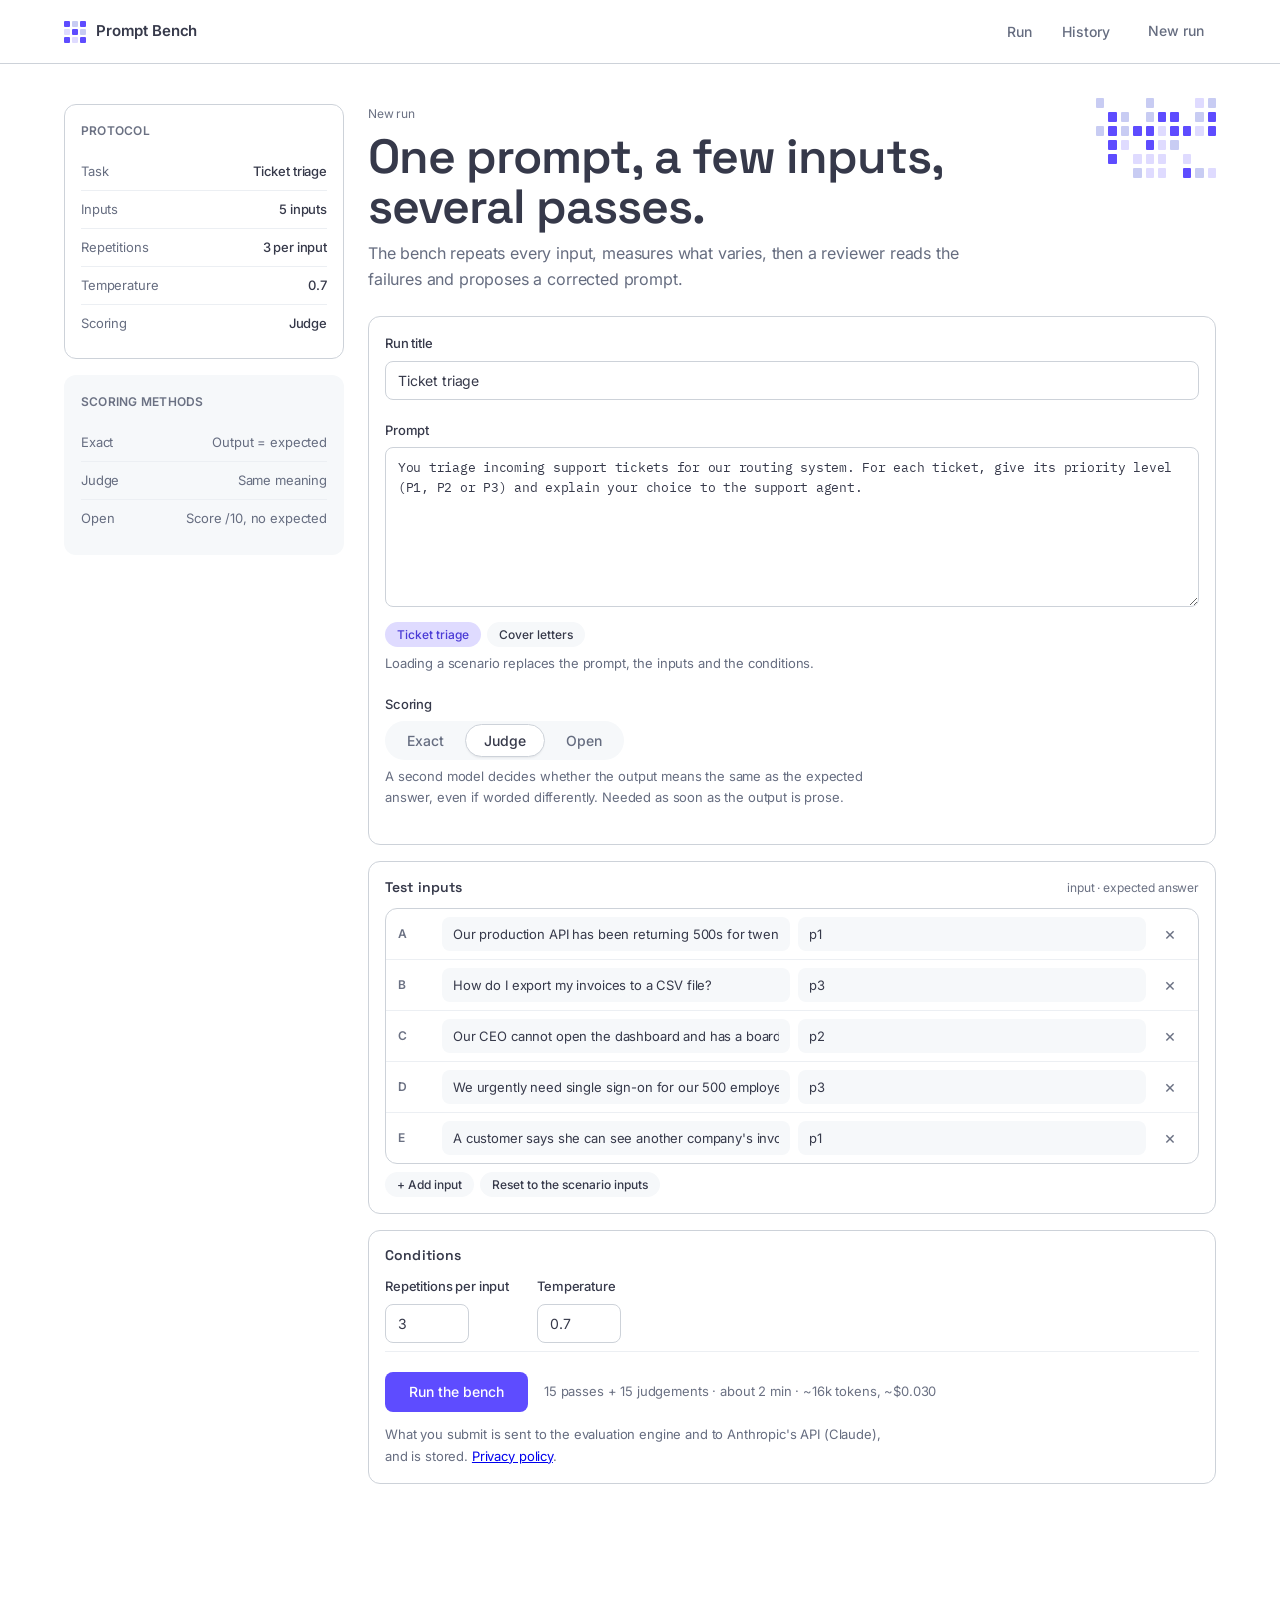
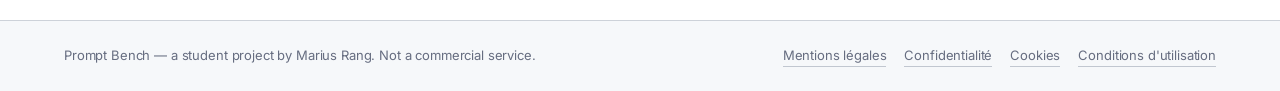
<file: index.html>
<!DOCTYPE html>
<html lang="en">
<head>
<meta charset="utf-8" />
<meta name="viewport" content="width=device-width, initial-scale=1" />
<title>Prompt Test Bench</title>
<meta name="description" content="A bench that runs one prompt over a test set, repeats every input, measures what varies, and proposes a corrected prompt." />
<style>
/* Polices auto-hebergees. Aucune requete vers un serveur tiers :
   charger une police depuis fonts.gstatic.com transmet l adresse IP
   du visiteur a Google, ce qui constitue un transfert de donnees
   personnelles sans base legale. Fichiers issus des paquets
   @fontsource (licence SIL Open Font License 1.1). */
@font-face{font-family:'Space Grotesk';font-style:normal;font-weight:500;font-display:swap;
  src:url('fonts/space-grotesk-latin-ext-500-normal.woff2') format('woff2');
  unicode-range:U+0100-02BA,U+02BD-02C5,U+02C7-02CC,U+02CE-02D7,U+02DD-02FF,U+0304,U+0308,U+0329,U+1D00-1DBF,U+1E00-1E9F,U+1EF2-1EFF,U+2020,U+20A0-20AB,U+20AD-20C0,U+2113,U+2C60-2C7F,U+A720-A7FF}
@font-face{font-family:'Space Grotesk';font-style:normal;font-weight:500;font-display:swap;
  src:url('fonts/space-grotesk-latin-500-normal.woff2') format('woff2');
  unicode-range:U+0000-00FF,U+0131,U+0152-0153,U+02BB-02BC,U+02C6,U+02DA,U+02DC,U+0304,U+0308,U+0329,U+2000-206F,U+20AC,U+2122,U+2191,U+2193,U+2212,U+2215,U+FEFF,U+FFFD}
@font-face{font-family:'Space Grotesk';font-style:normal;font-weight:600;font-display:swap;
  src:url('fonts/space-grotesk-latin-ext-600-normal.woff2') format('woff2');
  unicode-range:U+0100-02BA,U+02BD-02C5,U+02C7-02CC,U+02CE-02D7,U+02DD-02FF,U+0304,U+0308,U+0329,U+1D00-1DBF,U+1E00-1E9F,U+1EF2-1EFF,U+2020,U+20A0-20AB,U+20AD-20C0,U+2113,U+2C60-2C7F,U+A720-A7FF}
@font-face{font-family:'Space Grotesk';font-style:normal;font-weight:600;font-display:swap;
  src:url('fonts/space-grotesk-latin-600-normal.woff2') format('woff2');
  unicode-range:U+0000-00FF,U+0131,U+0152-0153,U+02BB-02BC,U+02C6,U+02DA,U+02DC,U+0304,U+0308,U+0329,U+2000-206F,U+20AC,U+2122,U+2191,U+2193,U+2212,U+2215,U+FEFF,U+FFFD}
@font-face{font-family:'Inter';font-style:normal;font-weight:400;font-display:swap;
  src:url('fonts/inter-latin-ext-400-normal.woff2') format('woff2');
  unicode-range:U+0100-02BA,U+02BD-02C5,U+02C7-02CC,U+02CE-02D7,U+02DD-02FF,U+0304,U+0308,U+0329,U+1D00-1DBF,U+1E00-1E9F,U+1EF2-1EFF,U+2020,U+20A0-20AB,U+20AD-20C0,U+2113,U+2C60-2C7F,U+A720-A7FF}
@font-face{font-family:'Inter';font-style:normal;font-weight:400;font-display:swap;
  src:url('fonts/inter-latin-400-normal.woff2') format('woff2');
  unicode-range:U+0000-00FF,U+0131,U+0152-0153,U+02BB-02BC,U+02C6,U+02DA,U+02DC,U+0304,U+0308,U+0329,U+2000-206F,U+20AC,U+2122,U+2191,U+2193,U+2212,U+2215,U+FEFF,U+FFFD}
@font-face{font-family:'Inter';font-style:normal;font-weight:500;font-display:swap;
  src:url('fonts/inter-latin-ext-500-normal.woff2') format('woff2');
  unicode-range:U+0100-02BA,U+02BD-02C5,U+02C7-02CC,U+02CE-02D7,U+02DD-02FF,U+0304,U+0308,U+0329,U+1D00-1DBF,U+1E00-1E9F,U+1EF2-1EFF,U+2020,U+20A0-20AB,U+20AD-20C0,U+2113,U+2C60-2C7F,U+A720-A7FF}
@font-face{font-family:'Inter';font-style:normal;font-weight:500;font-display:swap;
  src:url('fonts/inter-latin-500-normal.woff2') format('woff2');
  unicode-range:U+0000-00FF,U+0131,U+0152-0153,U+02BB-02BC,U+02C6,U+02DA,U+02DC,U+0304,U+0308,U+0329,U+2000-206F,U+20AC,U+2122,U+2191,U+2193,U+2212,U+2215,U+FEFF,U+FFFD}
@font-face{font-family:'Inter';font-style:normal;font-weight:600;font-display:swap;
  src:url('fonts/inter-latin-ext-600-normal.woff2') format('woff2');
  unicode-range:U+0100-02BA,U+02BD-02C5,U+02C7-02CC,U+02CE-02D7,U+02DD-02FF,U+0304,U+0308,U+0329,U+1D00-1DBF,U+1E00-1E9F,U+1EF2-1EFF,U+2020,U+20A0-20AB,U+20AD-20C0,U+2113,U+2C60-2C7F,U+A720-A7FF}
@font-face{font-family:'Inter';font-style:normal;font-weight:600;font-display:swap;
  src:url('fonts/inter-latin-600-normal.woff2') format('woff2');
  unicode-range:U+0000-00FF,U+0131,U+0152-0153,U+02BB-02BC,U+02C6,U+02DA,U+02DC,U+0304,U+0308,U+0329,U+2000-206F,U+20AC,U+2122,U+2191,U+2193,U+2212,U+2215,U+FEFF,U+FFFD}
@font-face{font-family:'IBM Plex Mono';font-style:normal;font-weight:400;font-display:swap;
  src:url('fonts/ibm-plex-mono-latin-ext-400-normal.woff2') format('woff2');
  unicode-range:U+0100-02BA,U+02BD-02C5,U+02C7-02CC,U+02CE-02D7,U+02DD-02FF,U+0304,U+0308,U+0329,U+1D00-1DBF,U+1E00-1E9F,U+1EF2-1EFF,U+2020,U+20A0-20AB,U+20AD-20C0,U+2113,U+2C60-2C7F,U+A720-A7FF}
@font-face{font-family:'IBM Plex Mono';font-style:normal;font-weight:400;font-display:swap;
  src:url('fonts/ibm-plex-mono-latin-400-normal.woff2') format('woff2');
  unicode-range:U+0000-00FF,U+0131,U+0152-0153,U+02BB-02BC,U+02C6,U+02DA,U+02DC,U+0304,U+0308,U+0329,U+2000-206F,U+20AC,U+2122,U+2191,U+2193,U+2212,U+2215,U+FEFF,U+FFFD}
@font-face{font-family:'IBM Plex Mono';font-style:normal;font-weight:500;font-display:swap;
  src:url('fonts/ibm-plex-mono-latin-ext-500-normal.woff2') format('woff2');
  unicode-range:U+0100-02BA,U+02BD-02C5,U+02C7-02CC,U+02CE-02D7,U+02DD-02FF,U+0304,U+0308,U+0329,U+1D00-1DBF,U+1E00-1E9F,U+1EF2-1EFF,U+2020,U+20A0-20AB,U+20AD-20C0,U+2113,U+2C60-2C7F,U+A720-A7FF}
@font-face{font-family:'IBM Plex Mono';font-style:normal;font-weight:500;font-display:swap;
  src:url('fonts/ibm-plex-mono-latin-500-normal.woff2') format('woff2');
  unicode-range:U+0000-00FF,U+0131,U+0152-0153,U+02BB-02BC,U+02C6,U+02DA,U+02DC,U+0304,U+0308,U+0329,U+2000-206F,U+20AC,U+2122,U+2191,U+2193,U+2212,U+2215,U+FEFF,U+FFFD}

:root{
  --canvas:#ffffff; --cloud:#f6f8fa; --frost:#eceff3;
  --ash:#cdd2d9; --mist:#c1c7d0;
  --fog:#6b7183; --steel:#6b7183; --slate:#666d80; --graphite:#36394a; --midnight:#272835; --onyx:#1a1b25;
  --violet:#5e4cff; --violet-ink:#4a3ad6; --lavender:#c8ccf3; --lilac:#dfdbff; --lilac-soft:#f0eeff;
  --ok:#1a7a43; --ok-bg:#e3f4ea; --warn:#8f5500; --warn-bg:#fdf1dc; --bad:#c62b2b; --bad-bg:#fbe5e5;
  --display:'Space Grotesk',ui-sans-serif,system-ui,sans-serif;
  --sans:'Inter',ui-sans-serif,system-ui,-apple-system,"Segoe UI",Roboto,sans-serif;
  --mono:'IBM Plex Mono',ui-monospace,SFMono-Regular,Menlo,monospace;
  --shadow-card:rgba(39,40,53,0.1) 0 0 0 1px;
  --shadow-elev:rgba(39,40,53,0.1) 0 0 0 1px, rgba(39,40,53,0.08) 0 24px 24px -12px, rgba(39,40,53,0.08) 0 12px 12px -6px, rgba(39,40,53,0.08) 0 6px 6px -3px, rgba(39,40,53,0.08) 0 2px 2px -1px;
}
*{box-sizing:border-box}
.skip{position:absolute;left:-9999px;top:0;z-index:100;background:var(--midnight);color:#fff;padding:10px 16px;border-radius:0 0 8px 0;font-size:14px}
.skip:focus{left:0}
:focus-visible{outline:2px solid var(--violet);outline-offset:2px;border-radius:4px}
input:focus-visible,textarea:focus-visible{outline:none}
html,body{margin:0;padding:0}
body{background:var(--canvas);color:var(--graphite);font-family:var(--sans);font-size:14px;line-height:1.63;letter-spacing:-.14px;-webkit-font-smoothing:antialiased}
button,input,textarea{font-family:inherit}
.mono{font-family:var(--mono);letter-spacing:-.02em}
.hidden{display:none !important}

/* ---------- nav ---------- */
.nav{position:sticky;top:0;z-index:10;background:var(--canvas);border-bottom:1px solid var(--ash);height:64px}
.nav-in{max-width:1200px;margin:0 auto;padding:0 24px;height:100%;display:flex;align-items:center;justify-content:space-between;gap:24px}
.brand{display:flex;align-items:center;gap:10px;font-weight:600;font-size:15px;color:var(--graphite);letter-spacing:-.01em}
.brand .bolt{width:22px;height:22px;display:grid;grid-template-columns:repeat(3,1fr);gap:2px}
.brand .bolt i{display:block;background:var(--violet);border-radius:1px}
.brand .bolt i:nth-child(2),.brand .bolt i:nth-child(6){background:var(--lavender)}
.brand .bolt i:nth-child(4),.brand .bolt i:nth-child(8){background:var(--lilac)}
.links{display:flex;align-items:center;gap:6px}
.links button{background:none;border:0;padding:8px 12px;border-radius:8px;font-size:14px;font-weight:500;color:var(--slate);cursor:pointer}
.links button:hover{color:var(--graphite);background:var(--cloud)}
.links button[aria-current="true"]{color:var(--graphite);background:var(--frost)}
.btn{border:0;border-radius:8px;padding:10px 16px;font-size:14px;font-weight:500;cursor:pointer;line-height:1.2;transition:background .12s}
.btn-dark{background:var(--midnight);color:#fff}
.btn-dark:hover{background:var(--onyx)}
.btn-violet{background:var(--violet);color:#fff;padding:12px 24px}
.btn-violet:hover{background:#4d3ce6}
.btn-violet:disabled{background:var(--lavender);cursor:not-allowed}
.btn-ghost{background:var(--canvas);color:var(--graphite);border:1px solid var(--ash)}
.btn-ghost:hover{border-color:var(--steel)}
.btn-text{background:none;border:0;padding:6px 8px;color:var(--violet-ink);font-weight:500;cursor:pointer;border-radius:8px;font-size:13px}
.btn-text:hover{background:var(--lilac)}

/* ---------- layout ---------- */
.wrap{max-width:1200px;margin:0 auto;padding:40px 24px 80px}
.grid{display:grid;grid-template-columns:280px 1fr;gap:24px;align-items:start}
@media(max-width:960px){.grid{grid-template-columns:1fr}}
.card{background:var(--canvas);border:1px solid var(--ash);border-radius:12px;padding:16px}
.card.soft{background:var(--cloud);border-color:transparent}
.card + .card{margin-top:16px}
.side{position:sticky;top:88px}
.side h4{font-size:12px;font-weight:600;letter-spacing:.02em;text-transform:uppercase;color:var(--steel);margin:0 0 12px}
.kv{display:flex;justify-content:space-between;gap:12px;padding:8px 0;border-top:1px solid var(--frost);font-size:13px}
.kv:first-of-type{border-top:0}
.kv .k{color:var(--slate)}
.kv .v{color:var(--graphite);font-weight:500;text-align:right;overflow-wrap:anywhere}
.badge{display:inline-flex;align-items:center;gap:6px;border-radius:999px;padding:4px 10px;font-size:12px;font-weight:500;background:var(--cloud);color:var(--graphite)}
.badge.violet{background:var(--lilac);color:var(--violet-ink)}
.badge.ok{background:var(--ok-bg);color:var(--ok)}
.badge.warn{background:var(--warn-bg);color:var(--warn)}
.badge.bad{background:var(--bad-bg);color:var(--bad)}
.badge i{width:6px;height:6px;border-radius:50%;background:currentColor}

/* ---------- headings ---------- */
.eyebrow{display:flex;align-items:center;justify-content:space-between;gap:16px;flex-wrap:wrap;margin-bottom:8px}
.eyebrow .lab{font-size:12px;color:var(--steel);letter-spacing:-.14px}
h1{font-family:var(--display);font-weight:600;font-size:48px;line-height:1.05;letter-spacing:-1px;color:var(--graphite);margin:0 0 8px;max-width:20ch}
h1.md{font-size:32px;line-height:1.2;letter-spacing:-.64px}
h2{font-family:var(--display);font-weight:500;font-size:24px;line-height:1.25;letter-spacing:-.48px;margin:0 0 4px;color:var(--graphite)}
h2.sh,h3{font-size:14px;font-weight:600;margin:0 0 4px;color:var(--graphite);letter-spacing:.01em}
.sub{color:var(--slate);font-size:16px;letter-spacing:-.16px;margin:0 0 24px;max-width:60ch}
.hero{position:relative;margin-bottom:24px}
.mosaic{position:absolute;right:0;top:-6px;width:120px;height:80px;display:grid;grid-template-columns:repeat(10,1fr);gap:4px}
.mosaic i{display:block;border-radius:1px}
@media(max-width:960px){.mosaic{display:none}}
@media(max-width:640px){h1{font-size:34px;letter-spacing:-.6px}}

/* ---------- cost ---------- */
.costhead{display:flex;align-items:baseline;gap:10px;margin-top:6px}
.costhead .v{font-family:var(--display);font-size:32px;font-weight:600;color:var(--graphite);letter-spacing:-.64px;line-height:1.1}
.delta{display:flex;flex-wrap:wrap;align-items:center;gap:12px 28px;margin-bottom:16px;background:var(--lilac-soft);border-color:var(--lilac)}
.delta .dl{font-size:12px;font-weight:600;letter-spacing:.02em;text-transform:uppercase;color:var(--violet-ink);width:100%}
.delta .dv{display:flex;align-items:baseline;gap:10px;font-size:15px;color:var(--slate)}
.delta .dv b{font-size:28px;font-weight:600;color:var(--onyx);letter-spacing:-.5px}
.delta .dv .ar{color:var(--violet);font-size:20px}
.delta .gain{font-size:13px;font-weight:600;border-radius:999px;padding:4px 10px;background:var(--ok-bg);color:var(--ok)}
.delta .gain.neg{background:var(--bad-bg);color:var(--bad)}
.costhead .t{font-size:13px;color:var(--steel)}
.cost .bar{display:flex;height:10px;border-radius:999px;overflow:hidden;background:var(--frost);margin:14px 0 12px}
.cost .bar i{display:block;height:100%}
.costleg{list-style:none;margin:0;padding:0;display:flex;gap:22px;flex-wrap:wrap}
.costleg li{display:flex;align-items:center;gap:8px;font-size:13px;color:var(--slate)}
.costleg .dot{width:8px;height:8px;border-radius:2px;flex:none}
.costleg b{color:var(--graphite);font-weight:500}
.proj{margin-top:16px;padding-top:16px;border-top:1px solid var(--frost);display:flex;align-items:center;gap:10px;flex-wrap:wrap;font-size:14px;color:var(--slate)}
.proj input[type=number]{width:132px}
.projout{margin-left:auto;text-align:right}
.projout .v{font-family:var(--display);font-size:26px;font-weight:500;color:var(--graphite);letter-spacing:-.52px;line-height:1.2}
.projout .d{font-size:12px;color:var(--steel);max-width:44ch}
@media(max-width:640px){.projout{margin-left:0;text-align:left}}

/* ---------- form ---------- */
label.f{display:block;font-size:13px;font-weight:500;color:var(--graphite);margin:0 0 6px}
.help{font-size:13px;color:var(--slate);margin:6px 0 0;max-width:62ch}
input[type=text],input[type=number],textarea{
  width:100%;background:var(--canvas);border:1px solid var(--ash);border-radius:8px;
  padding:10px 12px;font-size:14px;color:var(--graphite);letter-spacing:-.14px
}
input::placeholder,textarea::placeholder{color:var(--fog)}
input:focus,textarea:focus{outline:0;border-color:var(--violet);box-shadow:0 0 0 3px rgba(94,76,255,.2)}
textarea{min-height:160px;resize:vertical;line-height:1.55;font-family:var(--mono);font-size:13px;letter-spacing:-.02em}
input[type=number]{width:84px}
.f-row{margin-bottom:20px}
.chips{display:flex;gap:6px;margin-top:8px;flex-wrap:wrap}
.chips button{background:var(--cloud);border:0;border-radius:999px;padding:5px 12px;font-size:12px;font-weight:500;color:var(--graphite);cursor:pointer}
.chips button:hover{background:var(--frost)}
.chips button[aria-pressed="true"]{background:var(--lilac);color:var(--violet-ink)}
.toggle{display:inline-flex;background:var(--cloud);border-radius:999px;padding:3px;gap:2px}
.toggle button{background:none;border:1px solid transparent;border-radius:999px;padding:7px 18px;font-size:14px;font-weight:500;color:var(--slate);cursor:pointer}
.toggle button[aria-pressed="true"]{background:var(--canvas);color:var(--graphite);border-color:var(--ash);box-shadow:rgba(39,40,53,.08) 0 2px 2px -1px}
.cases{border:1px solid var(--ash);border-radius:12px;overflow:hidden}
.cr{display:grid;grid-template-columns:36px 1fr 1fr 36px;gap:8px;align-items:center;padding:8px 8px 8px 12px;border-top:1px solid var(--frost)}
.cr:first-child{border-top:0}
.cr.libre{grid-template-columns:36px 1fr 36px}
.cr.libre .out{display:none}
.cr .l{font-size:12px;font-weight:600;color:var(--steel)}
.cr input{border-color:transparent;background:var(--cloud);padding:8px 10px;font-size:13px}
.cr input:focus{background:var(--canvas)}
.cr .x{background:none;border:0;color:var(--fog);cursor:pointer;font-size:18px;line-height:1;border-radius:8px;width:32px;height:32px}
.cr .x:hover{color:var(--bad);background:var(--bad-bg)}
.cases-empty{padding:14px 12px;color:var(--fog);font-size:13px}
.inline{display:flex;gap:28px;flex-wrap:wrap;align-items:flex-end}
.launch{display:flex;align-items:center;gap:16px;flex-wrap:wrap;margin-top:8px;padding-top:20px;border-top:1px solid var(--frost)}
.est{font-size:13px;color:var(--steel)}
.err{margin-top:12px;padding:10px 12px;border-radius:8px;background:var(--bad-bg);color:var(--bad);font-size:13px}

/* ---------- running ---------- */
.phases{margin:16px 0 0;padding:0;list-style:none}
.phases li{display:flex;align-items:center;gap:12px;padding:10px 0;border-top:1px solid var(--frost);color:var(--fog);font-size:14px}
.phases li:first-child{border-top:0}
.phases li i{width:8px;height:8px;border-radius:50%;background:var(--ash);flex-shrink:0}
.phases li.on{color:var(--graphite)}
.phases li.on i{background:var(--violet);animation:p 1.2s ease-in-out infinite}
.phases li.done{color:var(--slate)}
.phases li.done i{background:var(--ok)}
@keyframes p{0%,100%{opacity:.3}50%{opacity:1}}
@media(prefers-reduced-motion:reduce){.phases li.on i{animation:none}}

/* ---------- results ---------- */
.stats{display:grid;grid-template-columns:repeat(auto-fit,minmax(150px,1fr));gap:12px;margin-bottom:24px}
.stat{background:var(--cloud);border-radius:12px;padding:14px 16px}
.stat .k{font-size:12px;color:var(--steel)}
.stat .v{font-family:var(--display);font-weight:600;font-size:32px;line-height:1.1;letter-spacing:-.64px;margin-top:4px}
.stat .v small{font-size:14px;font-weight:500;color:var(--steel);letter-spacing:0;margin-left:2px}
.stat.ok .v{color:var(--ok)} .stat.warn .v{color:var(--warn)} .stat.bad .v{color:var(--bad)}
table{width:100%;border-collapse:collapse}
thead th{text-align:left;font-size:12px;font-weight:500;color:var(--steel);padding:0 12px 10px 0;border-bottom:1px solid var(--ash)}
thead th.r{text-align:right;padding:0 0 10px 18px;white-space:nowrap}
tbody td{padding:12px 12px 12px 0;border-bottom:1px solid var(--frost);vertical-align:top;font-size:14px}
tbody td.r{text-align:right;padding-right:0;white-space:nowrap}
tbody tr.row{cursor:pointer}
tbody tr.row:hover td{background:var(--cloud)}
tbody tr.row.open td{background:var(--lilac-soft)}
td.l{width:40px;font-size:12px;font-weight:600;color:var(--steel);padding-top:15px}
tr.open td.l{color:var(--violet-ink)}
td.q{overflow-wrap:anywhere}
td.q .att{font-size:12px;color:var(--steel);margin-top:2px}
td.q .att b{font-weight:500;color:var(--slate)}
.strip{display:inline-flex;gap:3px;vertical-align:middle;margin-left:10px}
.strip i{width:8px;height:16px;border-radius:2px;background:var(--ash)}
.strip i.ok{background:var(--ok)} .strip i.ko{background:var(--bad)}
tr.det td{background:var(--cloud);padding:12px 16px 14px 40px;border-bottom:1px solid var(--frost)}
tr.det .lab{display:block;font-size:12px;color:var(--steel);margin:8px 0 6px}
tr.det ul{margin:0;padding:0;list-style:none}
tr.det li{padding:5px 0;font-size:13px;overflow-wrap:anywhere;color:var(--graphite)}
tr.det li.out{white-space:pre-wrap;background:var(--canvas);border:1px solid var(--ash);border-radius:8px;padding:10px 12px;margin-bottom:8px;max-height:230px;overflow:auto;line-height:1.55}
tr.det li .sc{display:inline-block;min-width:38px;color:var(--steel)}
.two{display:grid;grid-template-columns:1fr 1fr;gap:16px;margin-top:24px}
@media(max-width:800px){.two{grid-template-columns:1fr}}
.obs{font-size:16px;line-height:1.5;letter-spacing:-.16px;color:var(--graphite);margin:8px 0 0}
.lit{margin:8px 0 0;padding:0;list-style:none}
.lit li{display:flex;justify-content:space-between;gap:12px;padding:9px 0;border-top:1px solid var(--frost);font-size:13px}
.lit li:first-child{border-top:0}
.lit .n{color:var(--steel);font-weight:600;margin-right:8px;font-size:12px}

/* correction */
.corr{margin-top:24px}
.corr .cols{display:grid;grid-template-columns:1.15fr 1fr;gap:16px;margin-top:12px}
@media(max-width:800px){.corr .cols{grid-template-columns:1fr}}
.term{background:var(--onyx);border-radius:12px;padding:16px;font-family:var(--mono);font-size:12.5px;line-height:1.6;letter-spacing:-.02em;color:#d5d9e2;white-space:pre-wrap;overflow-wrap:anywhere;max-height:380px;overflow:auto;margin:0}
.term-h{display:flex;align-items:center;gap:6px;margin-bottom:10px}
.term-h i{width:10px;height:10px;border-radius:50%;background:#3a3d4d}
.term-h span{margin-left:auto;font-size:11px;color:var(--steel);font-family:var(--sans)}
.probs{margin:8px 0 0;padding:0;list-style:none}
.probs li{padding:10px 0;border-top:1px solid var(--frost);font-size:13px}
.probs li:first-child{border-top:0}
.probs li .n{display:inline-block;background:var(--warn-bg);color:var(--warn);font-size:11px;font-weight:600;border-radius:999px;padding:2px 8px;margin-right:8px}
.probs li .why{display:block;color:var(--slate);margin-top:3px}
.chg{margin:8px 0 0;padding:0;list-style:none}
.chg li{padding:10px 0;border-top:1px solid var(--frost);font-size:13px}
.chg li:first-child{border-top:0}
.chg li b{display:block;font-weight:600;color:var(--graphite)}
.chg li span{color:var(--slate)}
.acts{display:flex;gap:8px;flex-wrap:wrap;margin-top:16px}

/* archives */
.track{height:8px;border-radius:999px;background:var(--frost);overflow:hidden;min-width:120px}
.fill{height:100%;background:var(--ok);border-radius:999px}
.fill.warn{background:var(--warn)} .fill.bad{background:var(--bad)}
.empty{padding:30px 0;color:var(--slate);font-size:15px}
/* ---------- pied de page ---------- */
.foot{border-top:1px solid var(--ash);background:var(--cloud);margin-top:56px}
.foot-in{max-width:1200px;margin:0 auto;padding:24px;display:flex;justify-content:space-between;
  align-items:center;gap:16px;flex-wrap:wrap;font-size:13px;color:var(--slate)}
.foot-in p{margin:0}
.foot-in nav{display:flex;gap:18px;flex-wrap:wrap}
.foot-in a{color:var(--slate);text-decoration:none;border-bottom:1px solid var(--mist)}
.foot-in a:hover{color:var(--graphite);border-bottom-color:var(--graphite)}
@media(max-width:760px){.foot-in{flex-direction:column;align-items:flex-start;padding:20px 16px}}

/* ---------- telephone ----------
   En dessous de 760px : le contenu passe avant le protocole, les tableaux
   deviennent des cartes empilees. Sans ca la page force sa largeur a celle
   du tableau le plus large et le navigateur dezoome tout. */
@media(max-width:760px){
  .wrap{padding:24px 16px 64px}
  h1{font-size:32px;letter-spacing:-.6px}
  h1.md{font-size:26px;letter-spacing:-.5px}
  .sub{font-size:15px}

  .nav{height:auto}
  .nav-in{padding:10px 16px;gap:8px}
  .brand{font-size:14px;gap:8px;white-space:nowrap}
  .brand .bolt{width:18px;height:18px}
  .links{gap:0}
  .links button{padding:7px 9px;font-size:13px;white-space:nowrap}
  .links .btn{padding:8px 12px;font-size:13px;margin-left:4px}

  .grid{display:flex;flex-direction:column}
  .side{position:static;order:2;margin-top:20px}

  .card{padding:14px}
  .cr{grid-template-columns:22px 1fr 28px;row-gap:6px}
  .cr .out{grid-column:2/3;grid-row:2}
  .cr.libre .out{display:none}
  .proj{align-items:flex-start}
  .projout{margin-left:0;text-align:left}
  .projout .d{max-width:none}
  .costleg{gap:8px 16px}

  /* tableaux en cartes */
  table,tbody,tr,td{display:block}
  thead{display:none}
  tbody td{padding:0;border:0;white-space:normal}
  tbody tr.row{display:flex;flex-wrap:wrap;align-items:center;gap:8px 12px;
    padding:14px 2px;border-top:1px solid var(--frost)}
  tbody tr.row:first-child{border-top:0}
  tbody tr.row:hover td,tbody tr.row.open td{background:none}
  tbody tr.row.open{background:var(--lilac-soft);border-radius:8px}
  td.l{order:1;font-weight:600;color:var(--steel);font-size:12px}
  td.q{order:2;flex:1 1 100%;font-size:13.5px}
  td.sc{order:1}
  td.pass,td.score,td.pr{order:3}
  /* les en-tetes de colonne disparaissent : on reetiquette les nombres nus */
  td.score::before{content:'score ';font-size:12px;color:var(--steel);font-weight:400}
  td.uns::before{content:'unstable ';font-size:12px;color:var(--steel)}
  td.stab,td.cost{order:3;margin-left:auto}
  td.uns{order:3}
  td.bar{display:none}
  tr.det td{padding:10px 12px 12px;border-bottom:0}
  tr.det li.out{max-height:260px;font-size:12.5px}
}
</style>
</head>
<body>

<a class="skip" href="#main">Skip to content</a>

<nav class="nav" aria-label="Main"><div class="nav-in">
  <div class="brand"><span class="bolt" aria-hidden="true"><i></i><i></i><i></i><i></i><i></i><i></i><i></i><i></i><i></i></span>Prompt Bench</div>
  <div class="links">
    <button id="n-essai" aria-current="true">Run</button>
    <button id="n-arch" aria-current="false">History</button>
    <button class="btn btn-dark" id="n-new" style="margin-left:8px">New run</button>
  </div>
</div></nav>

<div class="wrap"><div class="grid">

  <!-- ===== sidebar ===== -->
  <aside class="side">
    <div class="card">
      <h4>Protocol</h4>
      <div class="kv"><span class="k">Task</span><span class="v" id="s-tache">—</span></div>
      <div class="kv"><span class="k">Inputs</span><span class="v" id="s-jeu">—</span></div>
      <div class="kv"><span class="k">Repetitions</span><span class="v" id="s-rep">—</span></div>
      <div class="kv"><span class="k">Temperature</span><span class="v" id="s-temp">—</span></div>
      <div class="kv"><span class="k">Scoring</span><span class="v" id="s-mode">—</span></div>
      <div id="stamp" class="hidden" style="margin-top:12px"></div>
    </div>
    <div class="card soft">
      <h4>Scoring methods</h4>
      <div class="kv"><span class="k">Exact</span><span class="v" style="font-weight:400;color:var(--slate)">Output = expected</span></div>
      <div class="kv"><span class="k">Judge</span><span class="v" style="font-weight:400;color:var(--slate)">Same meaning</span></div>
      <div class="kv"><span class="k">Open</span><span class="v" style="font-weight:400;color:var(--slate)">Score /10, no expected</span></div>
    </div>
  </aside>

  <!-- ===== main ===== -->
  <main>

    <!-- FORM -->
    <div id="v-form">
      <div class="hero">
        <div class="mosaic" id="mosaic" aria-hidden="true"></div>
        <div class="eyebrow"><span class="lab">New run</span></div>
        <h1>One prompt, a few inputs, several passes.</h1>
        <p class="sub">The bench repeats every input, measures what varies, then a reviewer reads the failures and proposes a corrected prompt.</p>
      </div>

      <div class="card">
        <div class="f-row">
          <label class="f" for="nom">Run title</label>
          <input type="text" id="nom" placeholder="e.g. Support ticket classification" />
        </div>
        <div class="f-row">
          <label class="f" for="prompt">Prompt</label>
          <textarea id="prompt" placeholder="The prompt under test. It is sent as the system instruction."></textarea>
          <div class="chips">
            <button data-scen="tickets" aria-pressed="true">Ticket triage</button>
            <button data-scen="letter" aria-pressed="false">Cover letters</button>
          </div>
          <p class="help">Loading a scenario replaces the prompt, the inputs and the conditions.</p>
        </div>
        <div class="f-row">
          <label class="f">Scoring</label>
          <div class="toggle" role="group">
            <button data-mode="exact" aria-pressed="true">Exact</button>
            <button data-mode="juge" aria-pressed="false">Judge</button>
            <button data-mode="libre" aria-pressed="false">Open</button>
          </div>
          <p class="help" id="help"></p>
        </div>
      </div>

      <div class="card">
        <div class="eyebrow" style="margin-bottom:10px"><h2 class="sh" style="margin:0">Test inputs</h2><span class="lab" id="cas-sub"></span></div>
        <div class="cases" id="cases"></div>
        <div class="chips">
          <button id="add">+ Add input</button>
          <button id="load-demo">Reset to the scenario inputs</button>
        </div>
      </div>

      <div class="card">
        <h2 class="sh" style="margin-bottom:12px">Conditions</h2>
        <div class="inline">
          <div><label class="f" for="rep">Repetitions per input</label><input type="number" id="rep" min="1" max="5" value="3" /></div>
          <div><label class="f" for="temp">Temperature</label><input type="number" id="temp" min="0" max="1" step="0.1" value="1" /></div>
        </div>
        <div class="launch">
          <button class="btn btn-violet" id="run">Run the bench</button>
          <span class="est" id="est" aria-live="polite"></span>
        </div>
        <p class="help" style="margin-top:12px">What you submit is sent to the evaluation engine and to Anthropic's API (Claude), and is stored. <a href="confidentialite.html">Privacy policy</a>.</p>
        <div class="err hidden" id="err" role="alert"></div>
      </div>
    </div>

    <!-- RUNNING -->
    <div id="v-run" class="hidden">
      <div class="eyebrow"><span class="lab" id="run-no">Running</span><span class="lab mono" id="elapsed" aria-live="polite"></span></div>
      <h1 class="md" id="run-title"></h1>
      <p class="sub">Passes are running on the engine. This page polls the API every three seconds.</p>
      <div class="card" style="max-width:520px">
        <ul class="phases">
          <li id="ph1"><i></i>Sending to the engine</li>
          <li id="ph2"><i></i>Passes on the model</li>
          <li id="ph3"><i></i>Scoring the outputs</li>
          <li id="ph4"><i></i>Reviewer reading the results</li>
        </ul>
      </div>
    </div>

    <!-- RESULTS -->
    <div id="v-res" class="hidden">
      <div class="eyebrow">
        <span class="lab" id="r-no"></span>
        <button class="btn btn-ghost" id="r-rerun">Run again</button>
      </div>
      <h1 class="md" id="r-title"></h1>
      <p class="sub" id="r-sub"></p>

      <div class="stats" id="stats"></div>

      <div class="card delta hidden" id="delta" aria-live="polite"></div>

      <div class="card cost hidden" id="cost">
        <div class="eyebrow"><h2 class="sh" style="margin:0">What this run cost</h2><span class="lab" id="tarif"></span></div>
        <div class="costhead"><span class="v" id="cost-v"></span><span class="t" id="cost-t"></span></div>
        <div class="bar" id="costbar"></div>
        <ul class="costleg" id="costleg"></ul>
        <div class="proj">
          <span>In production, at</span>
          <input type="number" id="vol" value="1000000" min="0" step="100000" />
          <span>calls per month, this prompt costs</span>
          <div class="projout" id="projout"></div>
        </div>
      </div>

      <div class="card">
        <table>
          <thead><tr><th></th><th>Input</th><th class="r">Passes</th><th class="r" id="th-score">Score</th><th class="r">Stability</th></tr></thead>
          <tbody id="rows"></tbody>
        </table>
      </div>

      <div class="two">
        <div class="card"><h2 class="sh">Observation</h2><p class="obs" id="obs"></p></div>
        <div class="card"><h2 class="sh" id="lit-h">Disputed cases</h2><ul class="lit" id="lit"></ul></div>
      </div>

      <div class="card corr hidden" id="corr">
        <div class="eyebrow"><h2 class="sh" style="margin:0">Reviewer's suggested fix</h2><span class="badge violet" id="conf"></span></div>
        <ul class="probs" id="probs"></ul>
        <div class="cols">
          <div>
            <div class="term-h"><i></i><i></i><i></i><span>corrected prompt</span></div>
            <pre class="term" id="pc"></pre>
          </div>
          <div><h2 class="sh">What changes, and why</h2><ul class="chg" id="chg"></ul></div>
        </div>
        <div class="acts">
          <button class="btn btn-violet" id="apply">Apply and run again</button>
          <button class="btn btn-ghost" id="copy">Copy prompt</button>
        </div>
      </div>
    </div>

    <!-- ARCHIVES -->
    <div id="v-arch" class="hidden">
      <div class="eyebrow"><span class="lab">History</span></div>
      <h1 class="md">Previous runs</h1>
      <p class="sub">Click a run to reopen its results and diagnosis.</p>
      <div class="card">
        <table>
          <thead><tr><th>#</th><th>Title</th><th>Scoring</th><th class="r">Pass rate</th><th></th><th class="r">Unstable</th><th class="r">Cost</th></tr></thead>
          <tbody id="arch"></tbody>
        </table>
        <p class="empty hidden" id="arch-empty">No completed run yet.</p>
      </div>
    </div>

  </main>
</div></div>

<footer class="foot">
  <div class="foot-in">
    <p>Prompt Bench — a student project by Marius Rang. Not a commercial service.</p>
    <nav aria-label="Legal">
      <a href="mentions-legales.html">Mentions légales</a>
      <a href="confidentialite.html">Confidentialité</a>
      <a href="cookies.html">Cookies</a>
      <a href="conditions.html">Conditions d'utilisation</a>
    </nav>
  </div>
</footer>

<script>
const API = 'https://136-71-225-7.sslip.io/webhook';
const $ = id => document.getElementById(id);
const L = 'ABCDEFGHIJKLMNOPQRSTUVWXYZ';

const SCENARIOS = {
  letter:{
    nom:"Cover letter — my current prompt",
    mode:'libre',
    temp:1,
    rep:3,
    texte:"You write cover letters for my internship applications. The offer is given as input.\n\nABOUT ME\nMarius Rang. Bachelor in Artificial Intelligence, Data Analysis and Management Sciences, CentraleSupelec and ESSEC, 2024 to 2028.\nCoursework: linear algebra, probability, machine learning, data analysis, microeconomics, cost analysis.\n\nPrime Analytics, AI Engineer intern, April to August 2026:\n- Built a Model Context Protocol server in Python integrating Alteryx Server into an agentic AI setup, with Claude as the orchestration layer: natural language queries trigger workflows, monitor execution and return structured results.\n- Built a data quality pipeline, Alteryx workflows writing anomalies to Supabase, queryable by Claude in real time.\n- Refactored an AI prompting macro in Python and built a multi-document extraction tool for PDF, contracts and presentations to cut token costs.\n- Built compliance workflows for banking and insurance: AMF threshold detection across 50,000 positions, automated PDF reports.\n- Presented the MCP solution to Alteryx, the software vendor, on 29 July 2026.\n\nPersonal project, 2026: a prompt evaluation bench built on n8n. Repeated runs of a prompt over a test set, LLM-as-judge scoring, automated prompt review. Public repo and live demo.\nCentraleSupelec, AUTOMATANTS AI association, 2024 to now: neural network projects, AI education initiatives.\nTrinity Agency, event host, 2025 to now: guest reception at corporate events.\n\nLanguages: French native, English fluent, Spanish intermediate.\nTools: Python (pandas, numpy, scikit-learn, tensorflow, pytorch), SQL, Alteryx, Claude and OpenAI APIs, MCP, Supabase, Streamlit, n8n, LaTeX, GitLab.\n\nRULES\n1. Between 220 and 260 words.\n2. Four paragraphs: why this company, what I bring, one concrete proof taken from the experience above, a closing line proposing a call.\n3. Write in the language the offer is written in.\n4. Never claim a skill, a diploma level or an experience that is not listed above. If the offer requires something I do not have, say how I would ramp up instead of implying I already have it.\n5. No filler opening such as \"I am writing to apply\". Open on something specific to the company or the role.\n6. Plain, direct tone. No superlatives, no enthusiasm padding.",
    cas:[
      ["AI Solutions Engineer intern, AI scale-up, 6 months from January. You run technical demos for enterprise prospects, answer their architecture questions and push back on unrealistic asks.",""],
      ["Alternance avant-vente, editeur SaaS B2B, 12 mois a partir de septembre. Vous accompagnez les commerciaux sur la qualification technique et les preuves de concept.",""],
      ["Data Scientist intern, retail bank. Python and scikit-learn required, exposure to regulatory reporting valued. Open to final-year students only (M2 or equivalent).",""],
      ["Technical Account Manager intern, LATAM region. Daily client calls in Spanish, written reporting in English. You own a portfolio of mid-market accounts.",""],
      ["Growth marketing intern, 8-person startup. Content, outbound and analytics. Full autonomy expected from day one, no onboarding, no manager.",""],
      ["Intern at a workflow automation vendor. You build customer-facing demos and write integration guides. Experience with n8n or Zapier is a plus.",""]
    ]
  },
  tickets:{
    nom:"Ticket triage",
    mode:'juge',
    temp:0.7,
    rep:3,
    texte:"You triage incoming support tickets for our routing system. For each ticket, give its priority level (P1, P2 or P3) and explain your choice to the support agent.",
    cas:[
      ["Our production API has been returning 500s for twenty minutes. Every customer request is failing.","p1"],
      ["How do I export my invoices to a CSV file?","p3"],
      ["Our CEO cannot open the dashboard and has a board meeting in one hour. Please fix this now!","p2"],
      ["We urgently need single sign-on for our 500 employees. Our legal team will not sign the renewal without it. Please treat this as critical.","p3"],
      ["A customer says she can see another company's invoices in her account.","p1"]
    ]
  }
};
let scenario = 'tickets';
const HELP = {
  exact:"The output must equal the expected answer, after lowercasing and trimming final punctuation. Free and instant; a correct answer wrapped in a sentence counts as a failure.",
  juge:"A second model decides whether the output means the same as the expected answer, even if worded differently. Needed as soon as the output is prose.",
  libre:"No expected answer. The judge scores each output out of 10 against the prompt itself: format respected, request addressed, nothing invented."
};
const MODE_LABEL = { exact:'Exact', juge:'Judge', libre:'Open' };

let mode='exact', poll=null, timer=null, t0=0, current=null;

/* mosaic ornament */
(function(){ const cols=['#5e4cff','#c8ccf3','#dfdbff','transparent','transparent']; let h='';
  for(let i=0;i<60;i++){ h+='<i style="background:'+cols[Math.floor(Math.random()*cols.length)]+'"></i>'; } $('mosaic').innerHTML=h; })();

/* ---------- cost model ----------
   Memes constantes que le moteur n8n, calibrees sur l execution 581 :
   4.3 caracteres par token pour le texte envoye, 345 tokens pour le
   systemMessage du juge, 675 pour celui du reviseur. La longueur des
   sorties, elle, ne peut pas etre connue avant de lancer : on pose une
   hypothese de SORTIE_TYPE tokens par reponse, et l ecran le dit. */
const TARIF={modele:'claude-haiku-4-5',in:1,out:5};
const R_IN=4.3, SYS_JUGE=345, SYS_REV=675, SORTIE_TYPE=300, VERDICT_TYPE=120, RAISONNEMENT=0;
const tk=s=>Math.round(String(s||'').length/R_IN);
const usd=(i,o)=>(i*TARIF.in+o*TARIF.out)/1e6;
const money=v=>v==null?'—':(v>=1000?'$'+Math.round(v).toLocaleString('en-US'):v>=1?'$'+v.toFixed(2):v>=.01?'$'+v.toFixed(3):'$'+v.toFixed(4));
const ktok=v=>v==null?'—':(v>=1000?Math.round(v/1000)+'k':String(v));
function estimerCampagne(prompt,cas,rep,m){
  const n=cas.length*rep; if(!n) return null;
  const p=tk(prompt), entrees=cas.reduce((a,c)=>a+tk(c.entree),0)*rep;
  // Sans reponse attendue (mode Open), la sortie est du texte libre : ~300 tokens.
  // Avec une reponse attendue, la tache appelle une reponse courte : ~60 tokens,
  // ce qu un prompt non contraint produit typiquement en ajoutant une justification.
  // Claude Haiku 4.5 sans raisonnement etendu : pas de tokens de reflexion factures.
  const sortieType = (m==='libre' ? SORTIE_TYPE : 60) + RAISONNEMENT;
  const execIn=p*n+entrees, execOut=sortieType*n;
  const juge=m!=='exact';
  const jugeIn=juge?n*(SYS_JUGE+p)+entrees+execOut:0;
  const jugeOut=juge?n*VERDICT_TYPE:0;
  return {tin:execIn+jugeIn+SYS_REV+p+3400, tout:execOut+jugeOut+900};
}

/* ---------- sidebar ---------- */
function sideFromForm(){
  const n=readCases().length;
  $('s-tache').textContent=$('nom').value.trim()||'—';
  $('s-jeu').textContent=n?n+' input'+(n>1?'s':''):'—';
  $('s-rep').textContent=$('rep').value+' per input';
  $('s-temp').textContent=Number($('temp').value).toFixed(1);
  $('s-mode').textContent=MODE_LABEL[mode];
  $('stamp').classList.add('hidden');
}
function sideFromCampaign(c, ok){
  $('s-tache').textContent=c.nom;
  $('s-jeu').textContent=c.nbCas+' input'+(c.nbCas>1?'s':'');
  $('s-rep').textContent=c.repetitions+' per input';
  $('s-temp').textContent=c.temperature!=null?Number(c.temperature).toFixed(1):'—';
  $('s-mode').textContent=MODE_LABEL[c.mode]||c.mode;
  const d=c.date?new Date(c.date):new Date();
  const ds=d.toLocaleDateString('en-GB',{day:'numeric',month:'short'});
  $('stamp').innerHTML='<span class="badge '+(ok?'ok':'bad')+'"><i></i>'+(ok?'Validated':'Needs work')+' · '+ds+'</span>';
  $('stamp').classList.remove('hidden');
}

/* ---------- form ---------- */
function setMode(m){
  mode=m;
  document.querySelectorAll('.toggle button').forEach(b=>b.setAttribute('aria-pressed',String(b.dataset.mode===m)));
  $('help').textContent=HELP[m];
  document.querySelectorAll('.cr').forEach(r=>r.classList.toggle('libre',m==='libre'));
  $('cas-sub').textContent=m==='libre'?'input only':'input · expected answer';
  estimate();
}
function caseRow(entree='',attendu=''){
  const d=document.createElement('div'); d.className='cr'+(mode==='libre'?' libre':'');
  d.innerHTML='<span class="l" aria-hidden="true"></span><input type="text" class="in" placeholder="Input sent to the model" aria-label="Input sent to the model" /><input type="text" class="out" placeholder="Expected answer" aria-label="Expected answer" /><button class="x" type="button" aria-label="Remove this input">×</button>';
  d.querySelector('.in').value=entree; d.querySelector('.out').value=attendu;
  d.querySelector('.x').onclick=()=>{ d.remove(); letters(); estimate(); };
  d.querySelectorAll('input').forEach(i=>i.oninput=estimate);
  return d;
}
function letters(){ [...$('cases').querySelectorAll('.cr .l')].forEach((s,i)=>s.textContent=L[i]||i+1); }
function readCases(){ return [...$('cases').querySelectorAll('.cr')].map(r=>({entree:r.querySelector('.in').value.trim(),attendu:r.querySelector('.out').value.trim()})).filter(c=>c.entree); }
function loadInputs(){ const s=SCENARIOS[scenario]; $('cases').innerHTML=''; s.cas.forEach(([a,b])=>$('cases').appendChild(caseRow(a,b))); letters(); estimate(); }
function loadScenario(k){
  scenario=k; const s=SCENARIOS[k];
  $('prompt').value=s.texte; $('nom').value=s.nom;
  $('rep').value=s.rep; $('temp').value=s.temp;
  document.querySelectorAll('.chips button[data-scen]').forEach(b=>b.setAttribute('aria-pressed',String(b.dataset.scen===k)));
  setMode(s.mode); loadInputs();
}
function estimate(){
  const cas=readCases(); const rep=Number($('rep').value||1); const n=cas.length*rep;
  // Appels Claude espaces de 1,5 s, plus le temps de reponse : ~3 s par passage, ~6 s avec le juge.
  const k=mode==='exact'?3:6;
  if(!n){ $('est').textContent='Add at least one input'; }
  else{
    const e=estimerCampagne($('prompt').value,cas,rep,mode);
    $('est').textContent=n+' pass'+(n>1?'es':'')+(mode!=='exact'?' + '+n+' judgements':'')
      +' · about '+Math.max(1,Math.round((n*k+30)/60))+' min'
      +' · ~'+ktok(e.tin+e.tout)+' tokens, ~'+money(usd(e.tin,e.tout));
  }
  $('run').disabled=n===0; sideFromForm();
}

/* ---------- views ---------- */
function view(w){
  ['form','run','res','arch'].forEach(v=>$('v-'+v).classList.toggle('hidden',v!==w));
  $('n-essai').setAttribute('aria-current',String(w==='res'||w==='run'));
  $('n-arch').setAttribute('aria-current',String(w==='arch'));
  if(w==='form') sideFromForm(); if(w==='arch') archives();
  window.scrollTo({top:0,behavior:'smooth'});
}

/* ---------- run ---------- */
async function run(customPrompt, customNom){
  const cas=readCases(); const prompt=(customPrompt??$('prompt').value).trim(); const nom=(customNom??$('nom').value).trim()||'Untitled run';
  $('err').classList.add('hidden');
  if(!prompt) return fail("Write a prompt before running.");
  if(!cas.length) return fail("Add at least one input.");
  if(mode!=='libre'&&cas.some(c=>!c.attendu)) return fail("With "+MODE_LABEL[mode]+" scoring, every input needs an expected answer. Switch to Open to test without one.");
  view('run'); $('run-title').textContent=nom; $('run-no').textContent='Running'; phase(1); t0=Date.now();
  clearInterval(timer); timer=setInterval(()=>$('elapsed').textContent=Math.round((Date.now()-t0)/1000)+' s',1000);
  try{
    const r=await fetch(API+'/eval-run',{method:'POST',headers:{'Content-Type':'application/json'},body:JSON.stringify({nom,prompt,mode,repetitions:Number($('rep').value),temperature:Number($('temp').value),cas})});
    const d=await r.json(); if(!r.ok||!d.campagneId) throw new Error(d.erreur||'the engine rejected the request.');
    $('run-no').textContent='Run #'+shortId(d.campagneId); phase(2); watch(d.campagneId,d.nbAppels);
  }catch(e){ view('form'); fail("Could not reach the engine — "+e.message); }
}
function fail(m){ $('err').textContent=m; $('err').classList.remove('hidden'); clearInterval(timer); }
function phase(n){ for(let i=1;i<=4;i++) $('ph'+i).className=i<n?'done':i===n?'on':''; }
function shortId(id){ return String(id).slice(-4).toUpperCase(); }
function watch(id,nb){
  clearInterval(poll); let tries=0; const seuil=nb*(mode==='exact'?2.5:8.5); const maxTries=Math.max(160,Math.round((seuil+180)/3));
  poll=setInterval(async()=>{ tries++; const s=(Date.now()-t0)/1000;
    if(s>seuil&&s<seuil+25) phase(3); else if(s>=seuil+25) phase(4);
    if(tries>maxTries){ clearInterval(poll); view('form'); fail("This run is taking unusually long. Check the Executions tab in n8n."); return; }
    try{ const r=await fetch(API+'/eval-results?campagneId='+encodeURIComponent(id)+'&t='+Date.now()); const d=await r.json();
      if(d.type==='campagne'){ clearInterval(poll); clearInterval(timer); render(d); }
      else if(d.type==='erreur'){ clearInterval(poll); view('form'); fail("The run failed: "+(d.erreur||'unknown error')); } }catch(e){}
  },3000);
}

/* ---------- render ---------- */
function tone(v){ return v>=90?'ok':v>=60?'warn':'bad'; }
function render(d){
  current=d; const c=d.campagne;
  const byCase={}; d.detail.forEach(x=>(byCase[x.casId]=byCase[x.casId]||[]).push(x));
  const hasScore=c.scoreMoyen!=null; const ok=c.tauxReussite>=90;
  const spread=x=>(x.scoreMin!=null&&x.scoreMax!=null)?x.scoreMax-x.scoreMin:0;
  const inst=d.cas.filter(x=>x.statut==='instable'||spread(x)>=2).length, ech=d.cas.filter(x=>x.statut==='echec').length;

  $('r-no').textContent='Run #'+shortId(c.campagneId);
  $('r-title').textContent=c.nom;
  $('r-sub').textContent=c.nbCas+' inputs · '+c.repetitions+' repetitions · temperature '+c.temperature+' · '+(MODE_LABEL[c.mode]||c.mode).toLowerCase()+' scoring';
  $('th-score').style.display=hasScore?'':'none';
  sideFromCampaign(c,ok);

  let st=stat('Pass rate',c.tauxReussite+'<small>%</small>',tone(c.tauxReussite));
  if(hasScore) st+=stat('Average score',c.scoreMoyen+'<small>/10</small>',tone(c.scoreMoyen*10));
  st+=stat('Unstable cases',inst,inst?'warn':'')+stat('Always wrong',ech,ech?'bad':'')+stat('Passes',c.nbAppels,'');
  $('stats').innerHTML=st;
  renderCout(c);
  renderDelta(c);

  $('rows').innerHTML=(c.resultatsManquants?'<tr><td colspan="5" style="padding:14px 0"><div class="err">The campaign finished but no per-case rows were written. This usually means a column is missing in the <span class="mono">resultats</span> sheet (check that it has a <span class="mono">Score</span> column), or the workflow was not republished after the last change.</div></td></tr>':'')+d.cas.map((cas,i)=>{
    const runs=(byCase[cas.casId]||[]).sort((a,b)=>a.repetition-b.repetition);
    const strip='<span class="strip">'+runs.map(r=>'<i class="'+(r.reussi?'ok':'ko')+'" title="pass '+r.repetition+(r.score!=null?' · '+r.score+'/10':'')+'"></i>').join('')+'</span>';
    const sp=spread(cas);
    const badge=cas.statut==='echec'?'<span class="badge bad"><i></i>failed</span>'
      :cas.statut==='instable'?'<span class="badge warn"><i></i>'+cas.reussites+' of '+cas.total+' passed</span>'
      :sp>=2?'<span class="badge warn"><i></i>varies '+cas.scoreMin+'–'+cas.scoreMax+'</span>'
      :'<span class="badge ok"><i></i>consistent</span>';
    const cls=s=>String(s||'').length>120?'out':'mono';
    const outs=cas.sortiesDistinctes.length>1
      ?'<span class="lab">'+cas.sortiesDistinctes.length+' different outputs for the same input'+(sp>=2?' · scored '+(cas.scores||[]).join(', '):'')+'</span><ul>'+cas.sortiesDistinctes.map(s=>'<li class="'+cls(s)+'">'+esc(s||'(empty)')+'</li>').join('')+'</ul>'
      :'<span class="lab">Same output every time</span><ul><li class="'+cls(cas.exemple)+'">'+esc(cas.exemple||'(empty)')+'</li></ul>';
    const vers=runs.filter(r=>r.justification).map(r=>'<li>'+(r.score!=null?'<span class="sc mono">'+r.score+'/10</span>':'')+esc(r.justification)+'</li>').join('');
    return '<tr class="row" data-i="'+i+'"><td class="l">'+(L[i]||i+1)+'</td>'+
      '<td class="q">'+esc(cas.entree)+(cas.attendu?'<div class="att"><b>expected</b> · '+esc(cas.attendu)+'</div>':'')+'</td>'+
      '<td class="r pass">'+cas.reussites+'/'+cas.total+strip+'</td>'+
      (hasScore?'<td class="r score" style="color:var(--'+(cas.scoreMoyen==null?'steel':cas.scoreMoyen>=8?'ok':cas.scoreMoyen>=5?'warn':'bad')+')">'+(cas.scoreMoyen!=null?cas.scoreMoyen:'—')+'</td>':'')+
      '<td class="r stab">'+badge+'</td></tr>'+
      '<tr class="det hidden"><td colspan="5">'+outs+(vers?'<span class="lab">Verdicts</span><ul>'+vers+'</ul>':'')+'</td></tr>';
  }).join('');
  [...$('rows').querySelectorAll('tr.row')].forEach(tr=>tr.onclick=()=>{ const det=tr.nextElementSibling; const open=det.classList.toggle('hidden'); tr.classList.toggle('open',!open); });

  $('obs').textContent=c.diagnostic||(ok?'The prompt holds on this input set. No case diverges between passes.':'The reviewer did not return an observation for this run.');
  const lit=d.cas.filter(x=>x.statut!=='reussi');
  $('lit-h').textContent='Disputed cases · '+lit.length;
  $('lit').innerHTML=lit.length?lit.map(x=>{const i=d.cas.indexOf(x);return '<li><span><span class="n">'+(L[i]||i+1)+'</span>'+esc(tronc(x.entree,56))+'</span><span class="badge '+(x.statut==='instable'?'warn':'bad')+'">'+(x.statut==='instable'?x.reussites+' ≠ '+x.total:'0 / '+x.total)+'</span></li>';}).join(''):'<li><span style="color:var(--steel)">None.</span></li>';

  if(c.promptCorrige){
    $('conf').textContent=c.confianceAnalyse?'confidence '+c.confianceAnalyse:'reviewer';
    $('probs').innerHTML=(c.problemes||[]).map(p=>'<li><span class="n">'+esc(caseLetter(d,p.cas))+'</span>'+esc(p.observation||'')+(p.cause?'<span class="why">'+esc(p.cause)+'</span>':'')+'</li>').join('');
    $('pc').textContent=c.promptCorrige;
    $('chg').innerHTML=(c.changements||[]).map(x=>'<li><b>'+esc(x.quoi||'')+'</b><span>'+esc(x.pourquoi||'')+'</span></li>').join('')||'<li><span>No change proposed.</span></li>';
    $('apply').onclick=()=>{ prevRun=c; $('prompt').value=c.promptCorrige; const base=c.nom.replace(/\s·\sv\d+$/,''); const m=c.nom.match(/v(\d+)$/); $('nom').value=base+' · v'+(m?Number(m[1])+1:2); if(c.mode) setMode(c.mode); run(c.promptCorrige,$('nom').value); };
    $('copy').onclick=()=>{ navigator.clipboard.writeText(c.promptCorrige); $('copy').textContent='Copied'; setTimeout(()=>$('copy').textContent='Copy prompt',1500); };
    $('corr').classList.remove('hidden');
  } else $('corr').classList.add('hidden');

  $('r-rerun').onclick=()=>{ $('prompt').value=c.prompt||$('prompt').value; $('nom').value=c.nom; if(c.mode) setMode(c.mode); run(c.prompt,c.nom); };
  view('res');
}
function stat(k,v,t){ return '<div class="stat '+t+'"><div class="k">'+k+'</div><div class="v">'+v+'</div></div>'; }
function renderCout(c){
  const co=c.cout;
  if(!co||co.total==null||co.execution==null){ $('cost').classList.add('hidden'); return; }
  const parts=[['Running the prompt',co.execution,'#5e4cff'],
               ['Judging the outputs',co.jugement,'#a99cff'],
               ['Reviewing the prompt',co.revision,'#dfdbff']];
  const tot=co.total||1;
  $('costbar').innerHTML=parts.map(x=>'<i style="width:'+(Math.max(0,x[1])/tot*100).toFixed(1)+'%;background:'+x[2]+'"></i>').join('');
  $('costleg').innerHTML=parts.map(x=>'<li><span class="dot" style="background:'+x[2]+'"></span>'+x[0]+' <b>'+money(x[1])+'</b> · '+Math.round(Math.max(0,x[1])/tot*100)+'%</li>').join('');
  $('cost-v').textContent=money(co.total);
  const tt=(c.tokensEntree||0)+(c.tokensSortie||0);
  $('cost-t').textContent=tt?ktok(tt)+' tokens · '+ktok(c.tokensEntree)+' in, '+ktok(c.tokensSortie)+' out':'';
  $('tarif').textContent=(co.modele||TARIF.modele)+' · $'+co.prixIn+'/M in · $'+co.prixOut+'/M out'+(co.estime?' · token counts estimated':'');
  projeter(c); $('cost').classList.remove('hidden');
}
/* before / after: compares a "· vN" run with the version it was fixed from */
let prevRun=null, archCache=[];
function baseName(n){ return String(n||'').replace(/\s·\sv\d+$/,''); }
function renderDelta(c){
  const box=$('delta'); box.classList.add('hidden');
  try{
    const m=String(c.nom||'').match(/\s·\sv(\d+)$/); if(!m) return;
    const n=Number(m[1]), base=baseName(c.nom), want=n>2?base+' · v'+(n-1):base;
    let p=(prevRun&&prevRun.campagneId!==c.campagneId&&baseName(prevRun.nom)===base)?prevRun:null;
    if(!p) p=archCache.find(x=>x.nom===want&&x.campagneId!==c.campagneId)||null;
    if(!p||p.tauxReussite==null) return;
    const d=Math.round((c.tauxReussite-p.tauxReussite)*10)/10;
    const u0=p.cout&&p.cout.parAppelProduction, u1=c.cout&&c.cout.parAppelProduction;
    box.innerHTML='<span class="dl">Before and after the reviewer\'s fix</span>'
      +'<span class="dv">Pass rate <b>'+p.tauxReussite+'%</b><span class="ar">→</span><b>'+c.tauxReussite+'%</b></span>'
      +'<span class="gain'+(d<0?' neg':'')+'">'+(d>=0?'+':'')+d+' points</span>'
      +(u0!=null&&u1!=null?'<span class="dv">Cost per 1,000 calls <b style="font-size:20px">'+money(u0*1000)+'</b><span class="ar">→</span><b style="font-size:20px">'+money(u1*1000)+'</b></span>':'');
    box.classList.remove('hidden');
  }catch(e){}
}
function projeter(c){
  const u=c&&c.cout?c.cout.parAppelProduction:null;
  if(u==null){ $('projout').innerHTML=''; return; }
  const v=Math.max(0,Number($('vol').value)||0);
  $('projout').innerHTML='<div class="v">'+money(u*v)+' / month</div>'
    +'<div class="d">'+money(u*1000)+' per 1,000 calls. Execution only: the judge and the reviewer are test tooling, you do not pay for them in production.</div>';
}
function caseLetter(d,casId){ const i=d.cas.findIndex(x=>x.casId===casId); return i>=0?(L[i]||i+1):(casId||''); }
function tronc(s,n){ s=String(s==null?'':s); return s.length>n?s.slice(0,n-1)+'…':s; }
function esc(s){ return String(s==null?'':s).replace(/[&<>"]/g,m=>({'&':'&amp;','<':'&lt;','>':'&gt;','"':'&quot;'}[m])); }

/* ---------- archives ---------- */
async function archives(){
  $('arch').innerHTML=''; $('arch-empty').classList.add('hidden');
  try{
    const r=await fetch(API+'/eval-results?t='+Date.now()); const d=await r.json();
    const done=(d.campagnes||[]).filter(c=>c.statut==='termine'&&c.tauxReussite!=null);
    archCache=done;
    if(!done.length){ $('arch-empty').classList.remove('hidden'); return; }
    $('arch').innerHTML=done.map(c=>'<tr class="row" data-id="'+c.campagneId+'"><td class="l">'+shortId(c.campagneId)+'</td><td class="q">'+esc(c.nom)+'</td><td class="sc"><span class="badge">'+esc(MODE_LABEL[c.mode]||c.mode)+'</span></td>'+
      '<td class="r pr" style="font-weight:500">'+c.tauxReussite+' %'+(c.scoreMoyen!=null?' <span style="color:var(--steel);font-weight:400">· '+c.scoreMoyen+'/10</span>':'')+'</td>'+
      '<td class="bar"><div class="track"><div class="fill '+tone(c.tauxReussite)+'" style="width:'+c.tauxReussite+'%"></div></div></td>'+
      '<td class="r uns">'+(c.casInstables!=null?(c.casInstables?'<span class="badge warn">'+c.casInstables+'</span>':'0'):'—')+'</td>'+
      '<td class="r cost mono" style="font-size:13px;color:var(--slate)">'+(c.cout&&c.cout.total!=null?money(c.cout.total):'—')+'</td></tr>').join('');
    [...$('arch').querySelectorAll('tr')].forEach(tr=>tr.onclick=async()=>{ const r2=await fetch(API+'/eval-results?campagneId='+encodeURIComponent(tr.dataset.id)+'&t='+Date.now()); const d2=await r2.json(); if(d2.type==='campagne') render(d2); });
  }catch(e){ $('arch-empty').textContent="The read API is not responding. Check that the workflow is published."; $('arch-empty').classList.remove('hidden'); }
}

/* ---------- wiring ---------- */
document.querySelectorAll('.toggle button').forEach(b=>b.onclick=()=>setMode(b.dataset.mode));
document.querySelectorAll('.chips button[data-scen]').forEach(b=>b.onclick=()=>loadScenario(b.dataset.scen));
$('add').onclick=()=>{ $('cases').appendChild(caseRow()); letters(); estimate(); };
$('load-demo').onclick=loadInputs; $('run').onclick=()=>run();
$('rep').oninput=estimate; $('temp').oninput=estimate; $('nom').oninput=sideFromForm;
$('prompt').addEventListener('input',estimate);
$('vol').oninput=()=>projeter(current&&current.campagne);
$('n-essai').onclick=()=>view(current?'res':'form'); $('n-arch').onclick=()=>view('arch'); $('n-new').onclick=()=>view('form');
$('n-new').addEventListener('click',()=>{ if(!readCases().length) loadScenario(scenario); });
loadScenario(scenario); view('form');
</script>
</body>
</html>
</file>
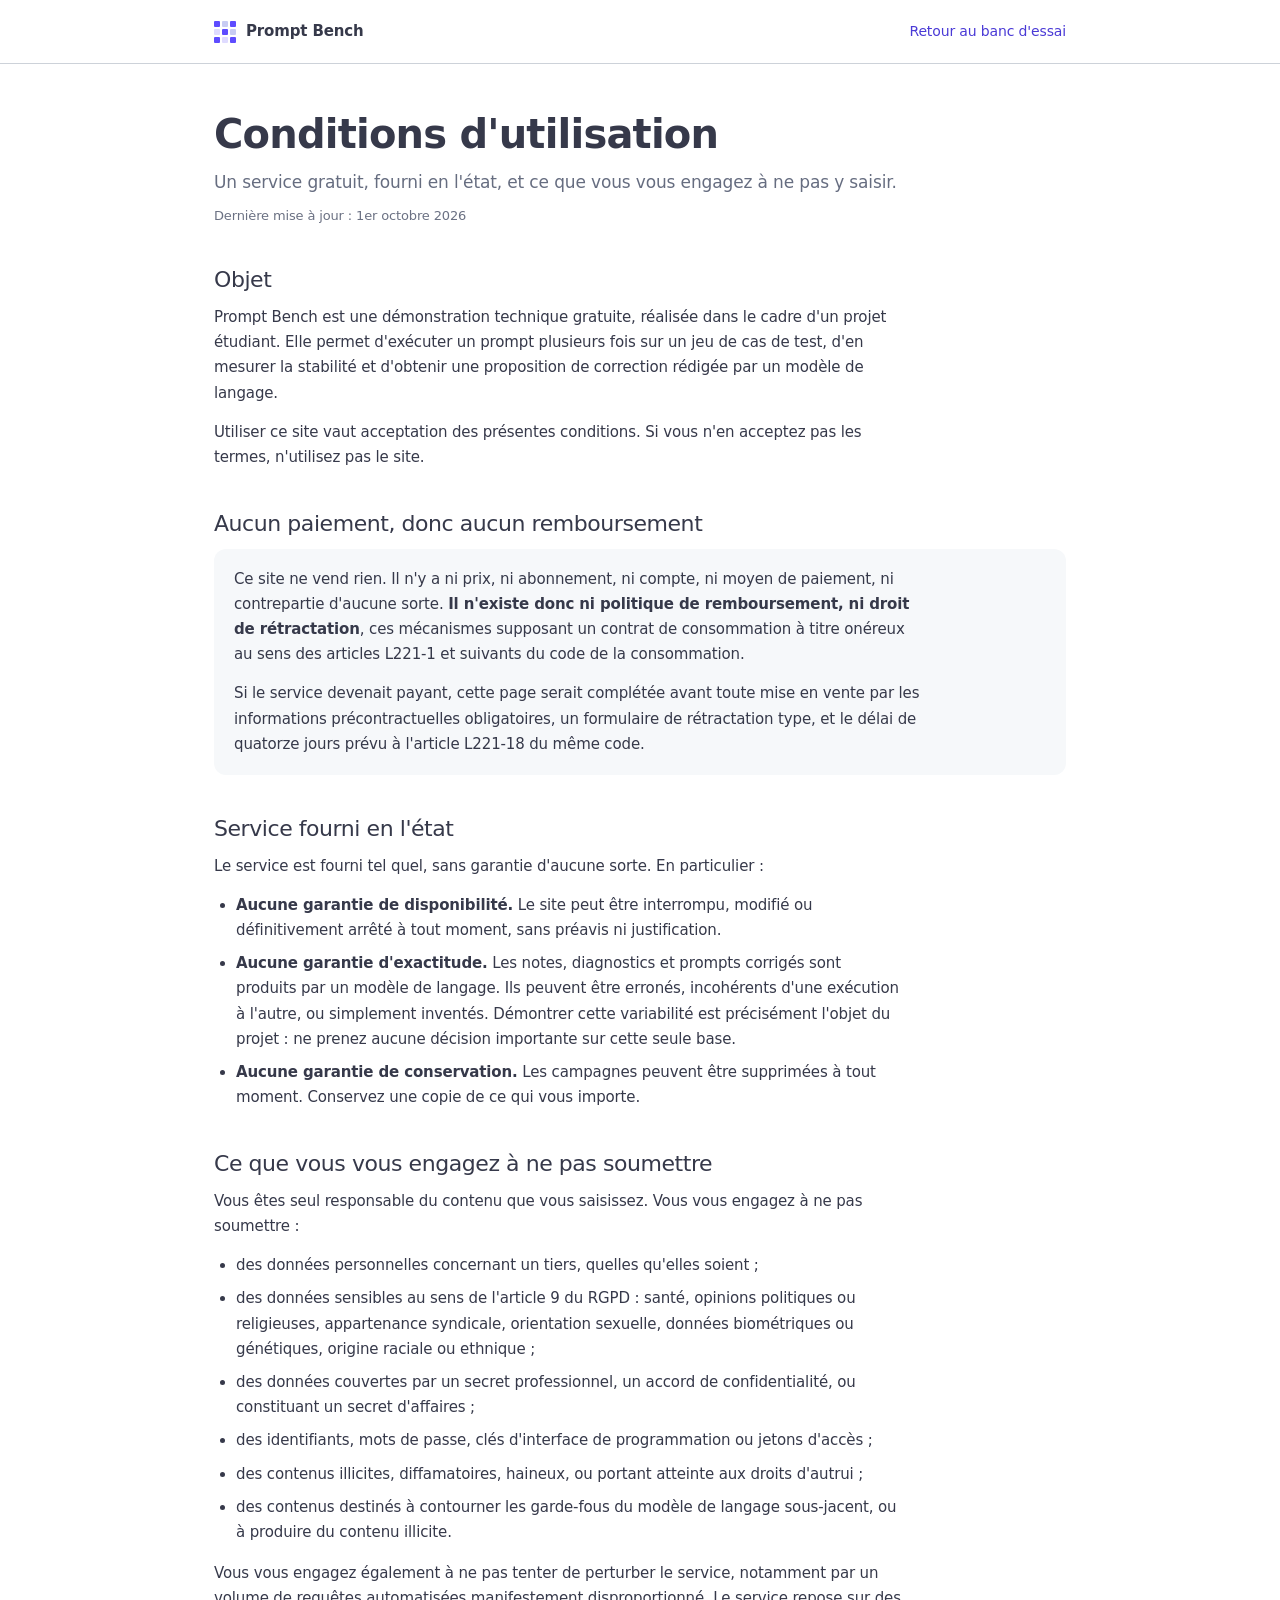
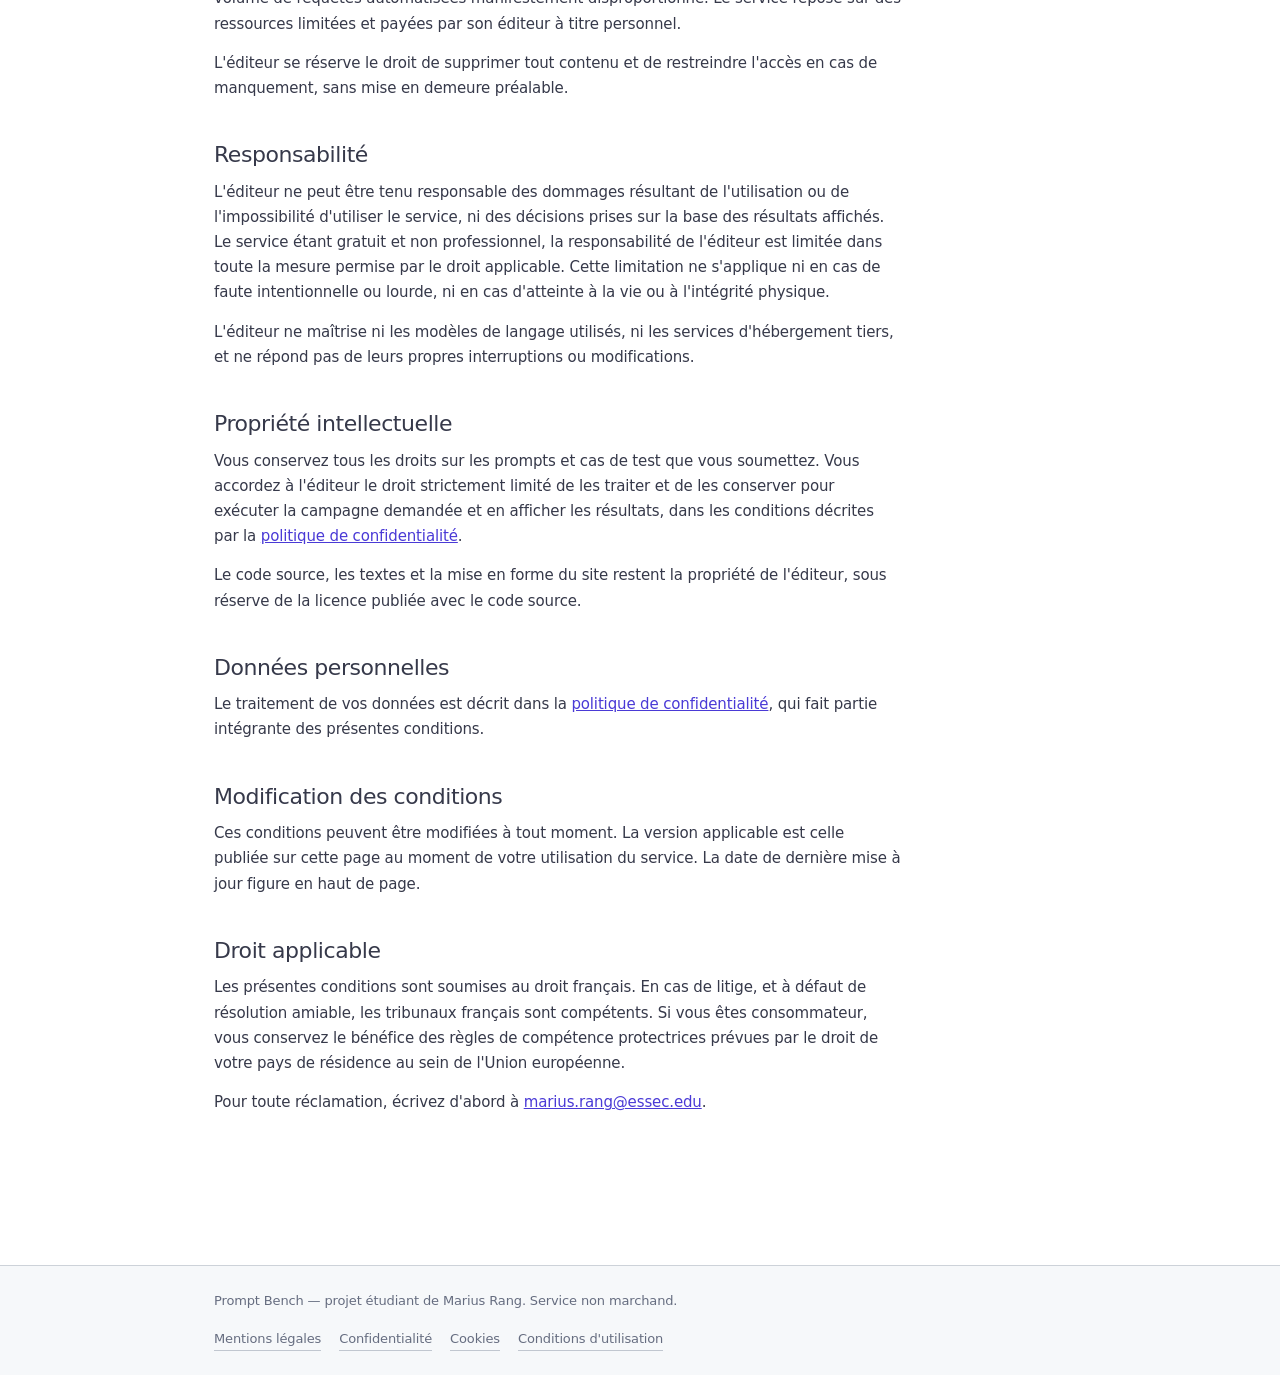
<file: conditions.html>
<!DOCTYPE html>
<html lang="fr">
<head>
<meta charset="utf-8" />
<meta name="viewport" content="width=device-width, initial-scale=1" />
<title>Conditions d'utilisation — Prompt Bench</title>
<meta name="description" content="Conditions d'utilisation de Prompt Bench : objet, absence de paiement, garanties, contenus interdits, responsabilité et droit applicable." />
<meta name="robots" content="index, follow" />
<link rel="stylesheet" href="legal.css" />
</head>
<body>
<a class="skip" href="#main">Aller au contenu</a>

<nav class="nav" aria-label="Principale"><div class="nav-in">
  <a class="brand" href="index.html"><span class="bolt" aria-hidden="true"><i></i><i></i><i></i><i></i><i></i><i></i><i></i><i></i><i></i></span>Prompt Bench</a>
  <a class="back" href="index.html">Retour au banc d'essai</a>
</div></nav>

<main class="wrap" id="main">
  <h1>Conditions d'utilisation</h1>
  <p class="lede">Un service gratuit, fourni en l'état, et ce que vous vous engagez à ne pas y saisir.</p>
  <p class="maj">Dernière mise à jour : 1er octobre 2026</p>

  <h2>Objet</h2>
  <p>Prompt Bench est une démonstration technique gratuite, réalisée dans le cadre d'un projet
  étudiant. Elle permet d'exécuter un prompt plusieurs fois sur un jeu de cas de test, d'en mesurer
  la stabilité et d'obtenir une proposition de correction rédigée par un modèle de langage.</p>
  <p>Utiliser ce site vaut acceptation des présentes conditions. Si vous n'en acceptez pas les
  termes, n'utilisez pas le site.</p>

  <h2>Aucun paiement, donc aucun remboursement</h2>
  <div class="card">
    <p>Ce site ne vend rien. Il n'y a ni prix, ni abonnement, ni compte, ni moyen de paiement,
    ni contrepartie d'aucune sorte. <strong>Il n'existe donc ni politique de remboursement,
    ni droit de rétractation</strong>, ces mécanismes supposant un contrat de consommation à
    titre onéreux au sens des articles L221-1 et suivants du code de la consommation.</p>
    <p>Si le service devenait payant, cette page serait complétée avant toute mise en vente
    par les informations précontractuelles obligatoires, un formulaire de rétractation type,
    et le délai de quatorze jours prévu à l'article L221-18 du même code.</p>
  </div>

  <h2>Service fourni en l'état</h2>
  <p>Le service est fourni tel quel, sans garantie d'aucune sorte. En particulier&nbsp;:</p>
  <ul>
    <li><strong>Aucune garantie de disponibilité.</strong> Le site peut être interrompu, modifié
      ou définitivement arrêté à tout moment, sans préavis ni justification.</li>
    <li><strong>Aucune garantie d'exactitude.</strong> Les notes, diagnostics et prompts corrigés
      sont produits par un modèle de langage. Ils peuvent être erronés, incohérents d'une exécution
      à l'autre, ou simplement inventés. Démontrer cette variabilité est précisément l'objet du
      projet : ne prenez aucune décision importante sur cette seule base.</li>
    <li><strong>Aucune garantie de conservation.</strong> Les campagnes peuvent être supprimées à
      tout moment. Conservez une copie de ce qui vous importe.</li>
  </ul>

  <h2>Ce que vous vous engagez à ne pas soumettre</h2>
  <p>Vous êtes seul responsable du contenu que vous saisissez. Vous vous engagez à ne pas
  soumettre&nbsp;:</p>
  <ul>
    <li>des données personnelles concernant un tiers, quelles qu'elles soient ;</li>
    <li>des données sensibles au sens de l'article 9 du RGPD : santé, opinions politiques ou
      religieuses, appartenance syndicale, orientation sexuelle, données biométriques ou
      génétiques, origine raciale ou ethnique ;</li>
    <li>des données couvertes par un secret professionnel, un accord de confidentialité, ou
      constituant un secret d'affaires ;</li>
    <li>des identifiants, mots de passe, clés d'interface de programmation ou jetons d'accès ;</li>
    <li>des contenus illicites, diffamatoires, haineux, ou portant atteinte aux droits d'autrui ;</li>
    <li>des contenus destinés à contourner les garde-fous du modèle de langage sous-jacent, ou à
      produire du contenu illicite.</li>
  </ul>
  <p>Vous vous engagez également à ne pas tenter de perturber le service, notamment par un volume
  de requêtes automatisées manifestement disproportionné. Le service repose sur des ressources
  limitées et payées par son éditeur à titre personnel.</p>
  <p>L'éditeur se réserve le droit de supprimer tout contenu et de restreindre l'accès en cas de
  manquement, sans mise en demeure préalable.</p>

  <h2>Responsabilité</h2>
  <p>L'éditeur ne peut être tenu responsable des dommages résultant de l'utilisation ou de
  l'impossibilité d'utiliser le service, ni des décisions prises sur la base des résultats
  affichés. Le service étant gratuit et non professionnel, la responsabilité de l'éditeur est
  limitée dans toute la mesure permise par le droit applicable. Cette limitation ne s'applique
  ni en cas de faute intentionnelle ou lourde, ni en cas d'atteinte à la vie ou à l'intégrité
  physique.</p>
  <p>L'éditeur ne maîtrise ni les modèles de langage utilisés, ni les services d'hébergement
  tiers, et ne répond pas de leurs propres interruptions ou modifications.</p>

  <h2>Propriété intellectuelle</h2>
  <p>Vous conservez tous les droits sur les prompts et cas de test que vous soumettez. Vous
  accordez à l'éditeur le droit strictement limité de les traiter et de les conserver pour
  exécuter la campagne demandée et en afficher les résultats, dans les conditions décrites par
  la <a href="confidentialite.html">politique de confidentialité</a>.</p>
  <p>Le code source, les textes et la mise en forme du site restent la propriété de l'éditeur,
  sous réserve de la licence publiée avec le code source.</p>

  <h2>Données personnelles</h2>
  <p>Le traitement de vos données est décrit dans la
  <a href="confidentialite.html">politique de confidentialité</a>, qui fait partie intégrante des
  présentes conditions.</p>

  <h2>Modification des conditions</h2>
  <p>Ces conditions peuvent être modifiées à tout moment. La version applicable est celle publiée
  sur cette page au moment de votre utilisation du service. La date de dernière mise à jour figure
  en haut de page.</p>

  <h2>Droit applicable</h2>
  <p>Les présentes conditions sont soumises au droit français. En cas de litige, et à défaut de
  résolution amiable, les tribunaux français sont compétents. Si vous êtes consommateur, vous
  conservez le bénéfice des règles de compétence protectrices prévues par le droit de votre pays
  de résidence au sein de l'Union européenne.</p>
  <p>Pour toute réclamation, écrivez d'abord à <a href="mailto:marius.rang@essec.edu">marius.rang@essec.edu</a>.</p>

</main>

<footer class="foot">
  <div class="foot-in">
    <p>Prompt Bench — projet étudiant de Marius Rang. Service non marchand.</p>
    <nav aria-label="Pages légales">
      <a href="mentions-legales.html">Mentions légales</a>
      <a href="confidentialite.html">Confidentialité</a>
      <a href="cookies.html">Cookies</a>
      <a href="conditions.html">Conditions d'utilisation</a>
    </nav>
  </div>
</footer>
</body>
</html>
</file>
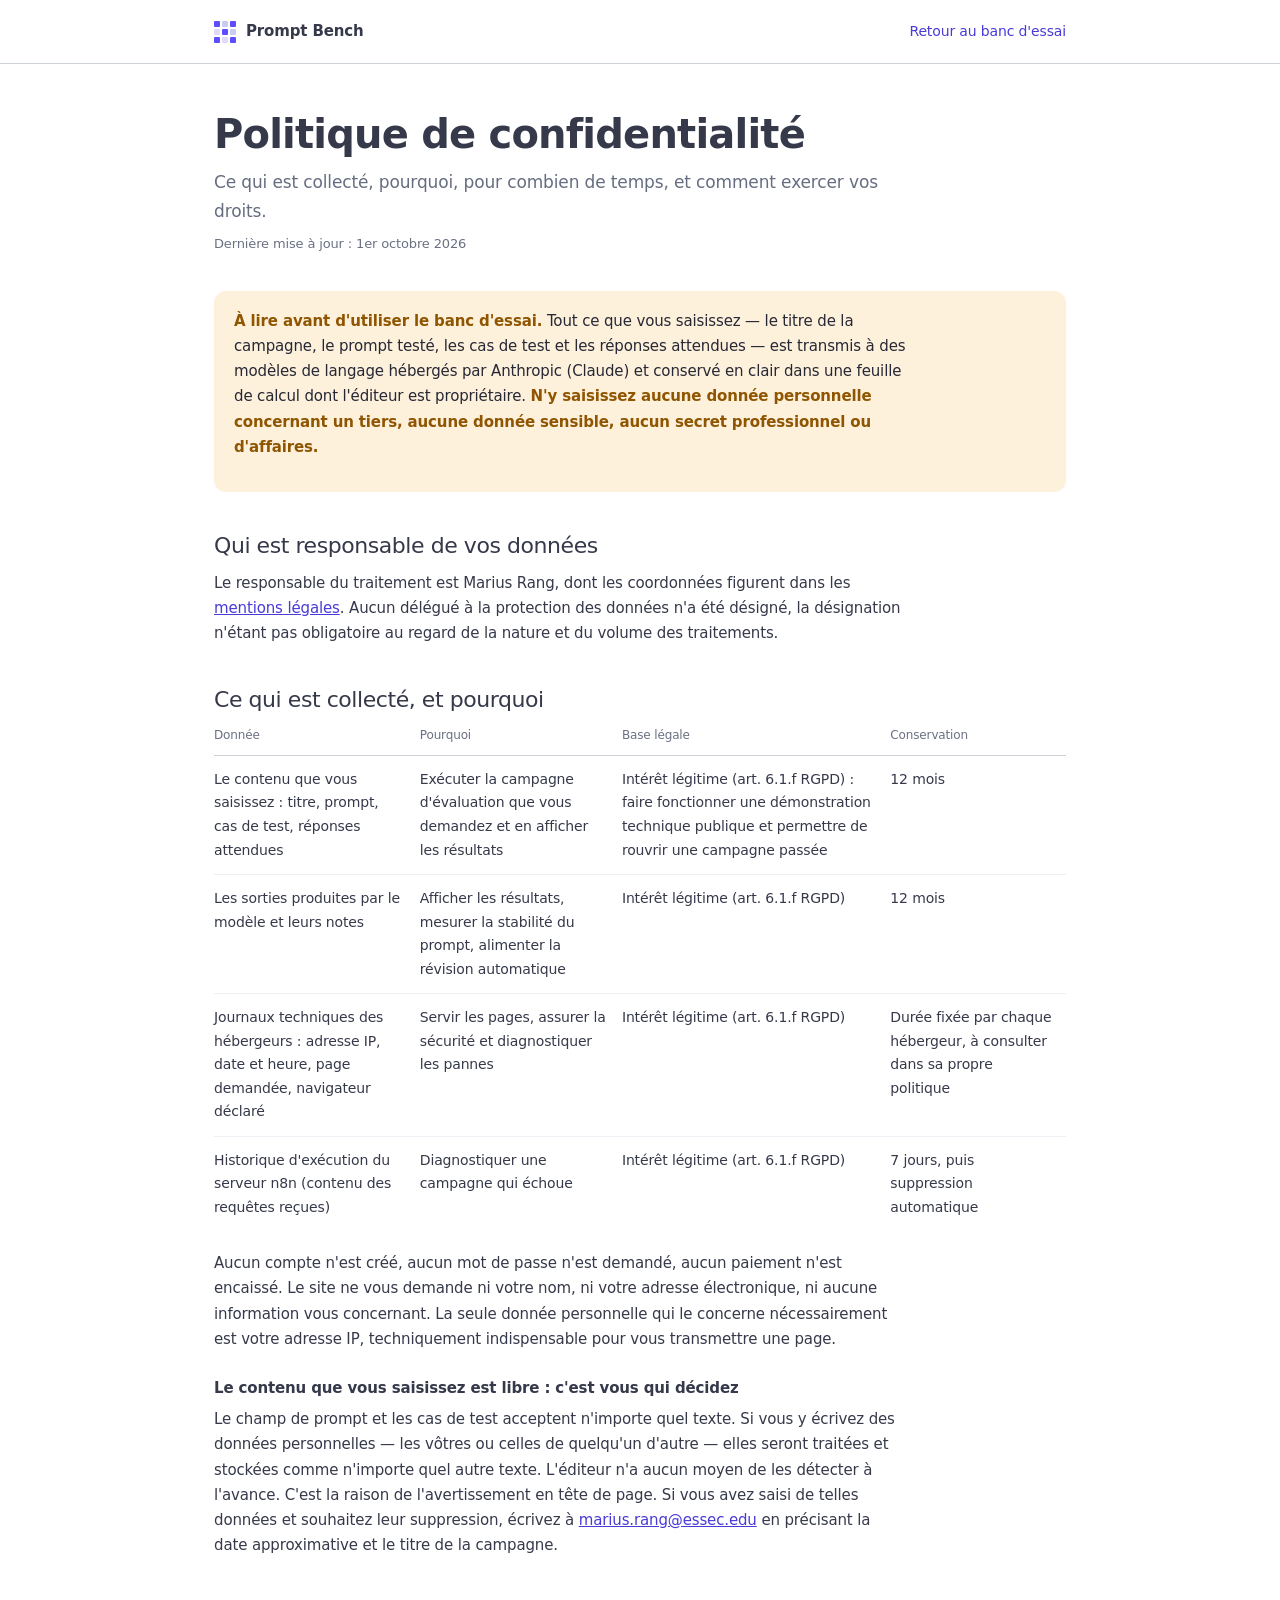
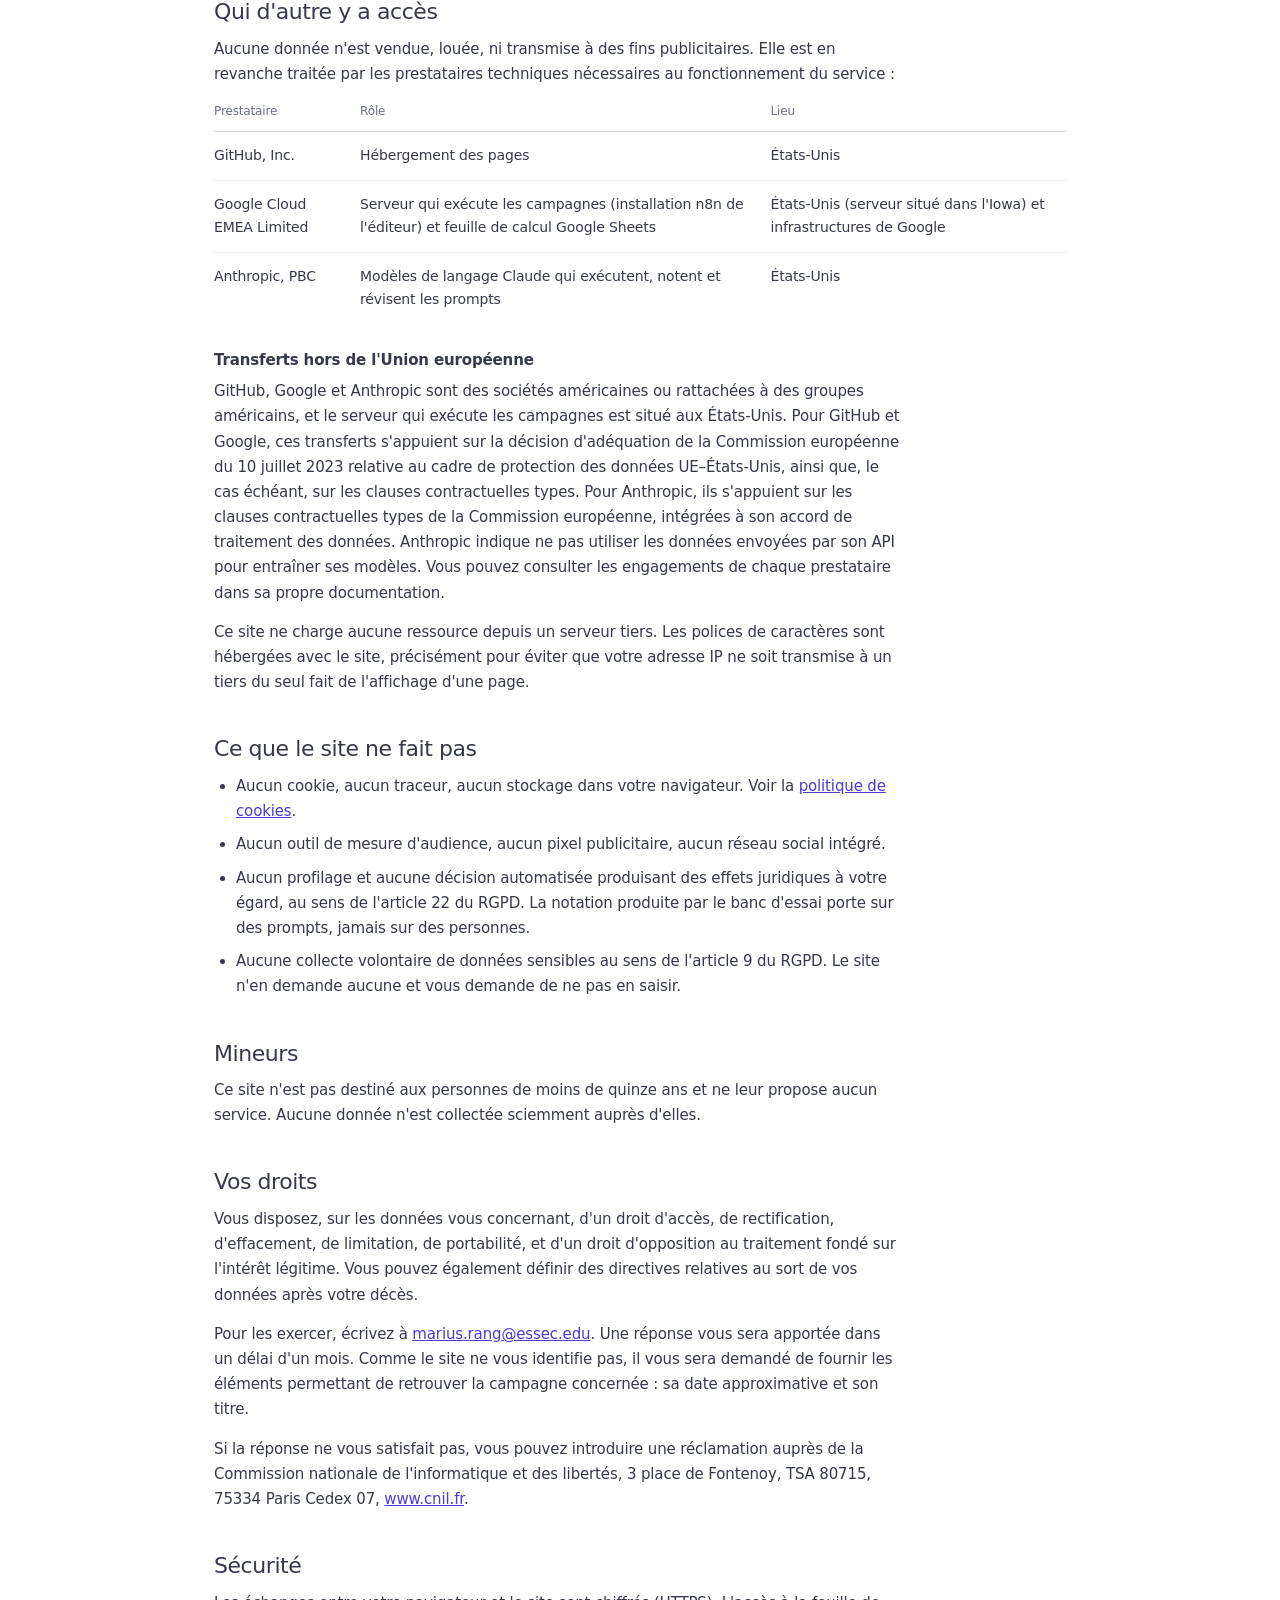
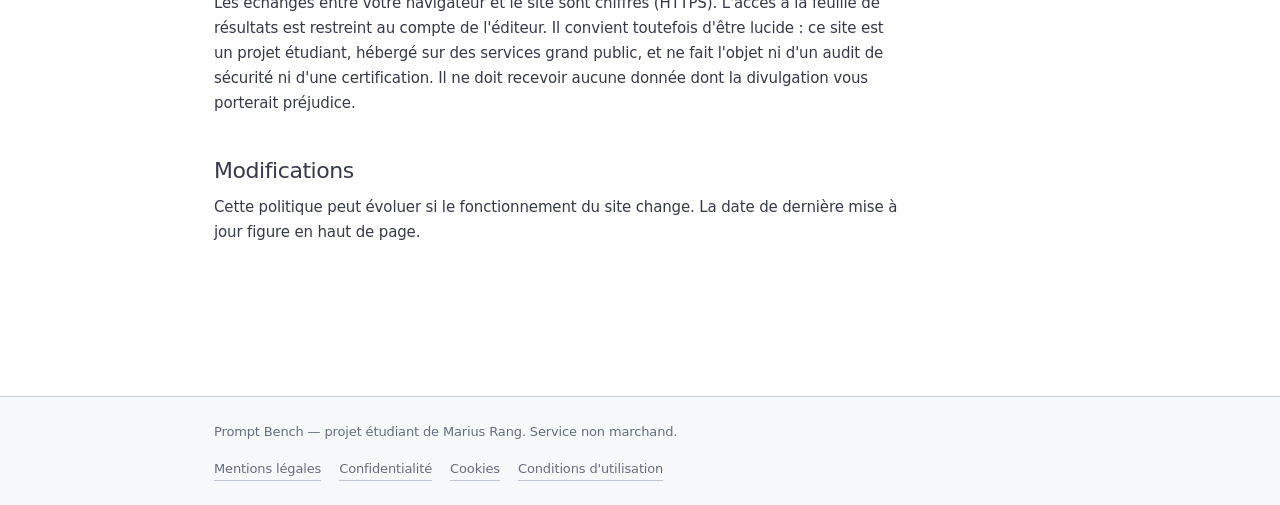
<file: confidentialite.html>
<!DOCTYPE html>
<html lang="fr">
<head>
<meta charset="utf-8" />
<meta name="viewport" content="width=device-width, initial-scale=1" />
<title>Politique de confidentialité — Prompt Bench</title>
<meta name="description" content="Politique de confidentialité de Prompt Bench : données collectées, bases légales, destinataires, durées de conservation et droits RGPD." />
<meta name="robots" content="index, follow" />
<link rel="stylesheet" href="legal.css" />
</head>
<body>
<a class="skip" href="#main">Aller au contenu</a>

<nav class="nav" aria-label="Principale"><div class="nav-in">
  <a class="brand" href="index.html"><span class="bolt" aria-hidden="true"><i></i><i></i><i></i><i></i><i></i><i></i><i></i><i></i><i></i></span>Prompt Bench</a>
  <a class="back" href="index.html">Retour au banc d'essai</a>
</div></nav>

<main class="wrap" id="main">
  <h1>Politique de confidentialité</h1>
  <p class="lede">Ce qui est collecté, pourquoi, pour combien de temps, et comment exercer vos droits.</p>
  <p class="maj">Dernière mise à jour : 1er octobre 2026</p>

  <div class="note">
    <p><strong>À lire avant d'utiliser le banc d'essai.</strong> Tout ce que vous saisissez
    — le titre de la campagne, le prompt testé, les cas de test et les réponses attendues —
    est transmis à des modèles de langage hébergés par Anthropic (Claude) et conservé en clair dans une feuille de calcul
    dont l'éditeur est propriétaire. <strong>N'y saisissez aucune donnée personnelle concernant
    un tiers, aucune donnée sensible, aucun secret professionnel ou d'affaires.</strong></p>
  </div>

  <h2>Qui est responsable de vos données</h2>
  <p>Le responsable du traitement est Marius Rang, dont les coordonnées figurent dans les
  <a href="mentions-legales.html">mentions légales</a>. Aucun délégué à la protection des données
  n'a été désigné, la désignation n'étant pas obligatoire au regard de la nature et du volume des
  traitements.</p>

  <h2>Ce qui est collecté, et pourquoi</h2>
  <table>
    <thead><tr><th>Donnée</th><th>Pourquoi</th><th>Base légale</th><th>Conservation</th></tr></thead>
    <tbody>
      <tr>
        <td>Le contenu que vous saisissez : titre, prompt, cas de test, réponses attendues</td>
        <td>Exécuter la campagne d'évaluation que vous demandez et en afficher les résultats</td>
        <td>Intérêt légitime (art. 6.1.f RGPD) : faire fonctionner une démonstration technique
        publique et permettre de rouvrir une campagne passée</td>
        <td>12 mois</td>
      </tr>
      <tr>
        <td>Les sorties produites par le modèle et leurs notes</td>
        <td>Afficher les résultats, mesurer la stabilité du prompt, alimenter la révision automatique</td>
        <td>Intérêt légitime (art. 6.1.f RGPD)</td>
        <td>12 mois</td>
      </tr>
      <tr>
        <td>Journaux techniques des hébergeurs : adresse IP, date et heure, page demandée,
        navigateur déclaré</td>
        <td>Servir les pages, assurer la sécurité et diagnostiquer les pannes</td>
        <td>Intérêt légitime (art. 6.1.f RGPD)</td>
        <td>Durée fixée par chaque hébergeur, à consulter dans sa propre politique</td>
      </tr>
      <tr>
        <td>Historique d'exécution du serveur n8n (contenu des requêtes reçues)</td>
        <td>Diagnostiquer une campagne qui échoue</td>
        <td>Intérêt légitime (art. 6.1.f RGPD)</td>
        <td>7 jours, puis suppression automatique</td>
      </tr>
    </tbody>
  </table>

  <p>Aucun compte n'est créé, aucun mot de passe n'est demandé, aucun paiement n'est encaissé.
  Le site ne vous demande ni votre nom, ni votre adresse électronique, ni aucune information vous
  concernant. La seule donnée personnelle qui le concerne nécessairement est votre adresse IP,
  techniquement indispensable pour vous transmettre une page.</p>

  <h3>Le contenu que vous saisissez est libre : c'est vous qui décidez</h3>
  <p>Le champ de prompt et les cas de test acceptent n'importe quel texte. Si vous y écrivez des
  données personnelles — les vôtres ou celles de quelqu'un d'autre — elles seront traitées et
  stockées comme n'importe quel autre texte. L'éditeur n'a aucun moyen de les détecter à l'avance.
  C'est la raison de l'avertissement en tête de page. Si vous avez saisi de telles données et
  souhaitez leur suppression, écrivez à <a href="mailto:marius.rang@essec.edu">marius.rang@essec.edu</a> en précisant la date
  approximative et le titre de la campagne.</p>

  <h2>Qui d'autre y a accès</h2>
  <p>Aucune donnée n'est vendue, louée, ni transmise à des fins publicitaires. Elle est en revanche
  traitée par les prestataires techniques nécessaires au fonctionnement du service&nbsp;:</p>
  <table>
    <thead><tr><th>Prestataire</th><th>Rôle</th><th>Lieu</th></tr></thead>
    <tbody>
      <tr><td>GitHub, Inc.</td><td>Hébergement des pages</td><td>États-Unis</td></tr>
      <tr><td>Google Cloud EMEA Limited</td><td>Serveur qui exécute les campagnes (installation n8n
          de l'éditeur) et feuille de calcul Google Sheets</td>
          <td>États-Unis (serveur situé dans l'Iowa) et infrastructures de Google</td></tr>
      <tr><td>Anthropic, PBC</td><td>Modèles de langage Claude qui exécutent, notent et révisent les prompts</td>
          <td>États-Unis</td></tr>
    </tbody>
  </table>

  <h3>Transferts hors de l'Union européenne</h3>
  <p>GitHub, Google et Anthropic sont des sociétés américaines ou rattachées à des groupes américains, et
  le serveur qui exécute les campagnes est situé aux États-Unis. Pour GitHub et Google, ces
  transferts s'appuient sur la décision d'adéquation de la Commission européenne du 10 juillet 2023
  relative au cadre de protection des données UE–États-Unis, ainsi que, le cas échéant, sur les
  clauses contractuelles types. Pour Anthropic, ils s'appuient sur les clauses contractuelles types de
  la Commission européenne, intégrées à son accord de traitement des données. Anthropic indique ne pas
  utiliser les données envoyées par son API pour entraîner ses modèles. Vous pouvez consulter les engagements de chaque prestataire dans
  sa propre documentation.</p>
  <p>Ce site ne charge aucune ressource depuis un serveur tiers. Les polices de caractères sont
  hébergées avec le site, précisément pour éviter que votre adresse IP ne soit transmise à un tiers
  du seul fait de l'affichage d'une page.</p>

  <h2>Ce que le site ne fait pas</h2>
  <ul>
    <li>Aucun cookie, aucun traceur, aucun stockage dans votre navigateur. Voir la
      <a href="cookies.html">politique de cookies</a>.</li>
    <li>Aucun outil de mesure d'audience, aucun pixel publicitaire, aucun réseau social intégré.</li>
    <li>Aucun profilage et aucune décision automatisée produisant des effets juridiques à votre
      égard, au sens de l'article 22 du RGPD. La notation produite par le banc d'essai porte sur
      des prompts, jamais sur des personnes.</li>
    <li>Aucune collecte volontaire de données sensibles au sens de l'article 9 du RGPD. Le site
      n'en demande aucune et vous demande de ne pas en saisir.</li>
  </ul>

  <h2>Mineurs</h2>
  <p>Ce site n'est pas destiné aux personnes de moins de quinze ans et ne leur propose aucun
  service. Aucune donnée n'est collectée sciemment auprès d'elles.</p>

  <h2>Vos droits</h2>
  <p>Vous disposez, sur les données vous concernant, d'un droit d'accès, de rectification,
  d'effacement, de limitation, de portabilité, et d'un droit d'opposition au traitement fondé sur
  l'intérêt légitime. Vous pouvez également définir des directives relatives au sort de vos données
  après votre décès.</p>
  <p>Pour les exercer, écrivez à <a href="mailto:marius.rang@essec.edu">marius.rang@essec.edu</a>. Une réponse vous sera
  apportée dans un délai d'un mois. Comme le site ne vous identifie pas, il vous sera demandé de
  fournir les éléments permettant de retrouver la campagne concernée : sa date approximative et
  son titre.</p>
  <p>Si la réponse ne vous satisfait pas, vous pouvez introduire une réclamation auprès de la
  Commission nationale de l'informatique et des libertés, 3 place de Fontenoy, TSA 80715,
  75334 Paris Cedex 07, <a href="https://www.cnil.fr" rel="noopener">www.cnil.fr</a>.</p>

  <h2>Sécurité</h2>
  <p>Les échanges entre votre navigateur et le site sont chiffrés (HTTPS). L'accès à la feuille de
  résultats est restreint au compte de l'éditeur. Il convient toutefois d'être lucide : ce site est
  un projet étudiant, hébergé sur des services grand public, et ne fait l'objet ni d'un audit de
  sécurité ni d'une certification. Il ne doit recevoir aucune donnée dont la divulgation vous
  porterait préjudice.</p>

  <h2>Modifications</h2>
  <p>Cette politique peut évoluer si le fonctionnement du site change. La date de dernière mise à
  jour figure en haut de page.</p>

</main>

<footer class="foot">
  <div class="foot-in">
    <p>Prompt Bench — projet étudiant de Marius Rang. Service non marchand.</p>
    <nav aria-label="Pages légales">
      <a href="mentions-legales.html">Mentions légales</a>
      <a href="confidentialite.html">Confidentialité</a>
      <a href="cookies.html">Cookies</a>
      <a href="conditions.html">Conditions d'utilisation</a>
    </nav>
  </div>
</footer>
</body>
</html>
</file>
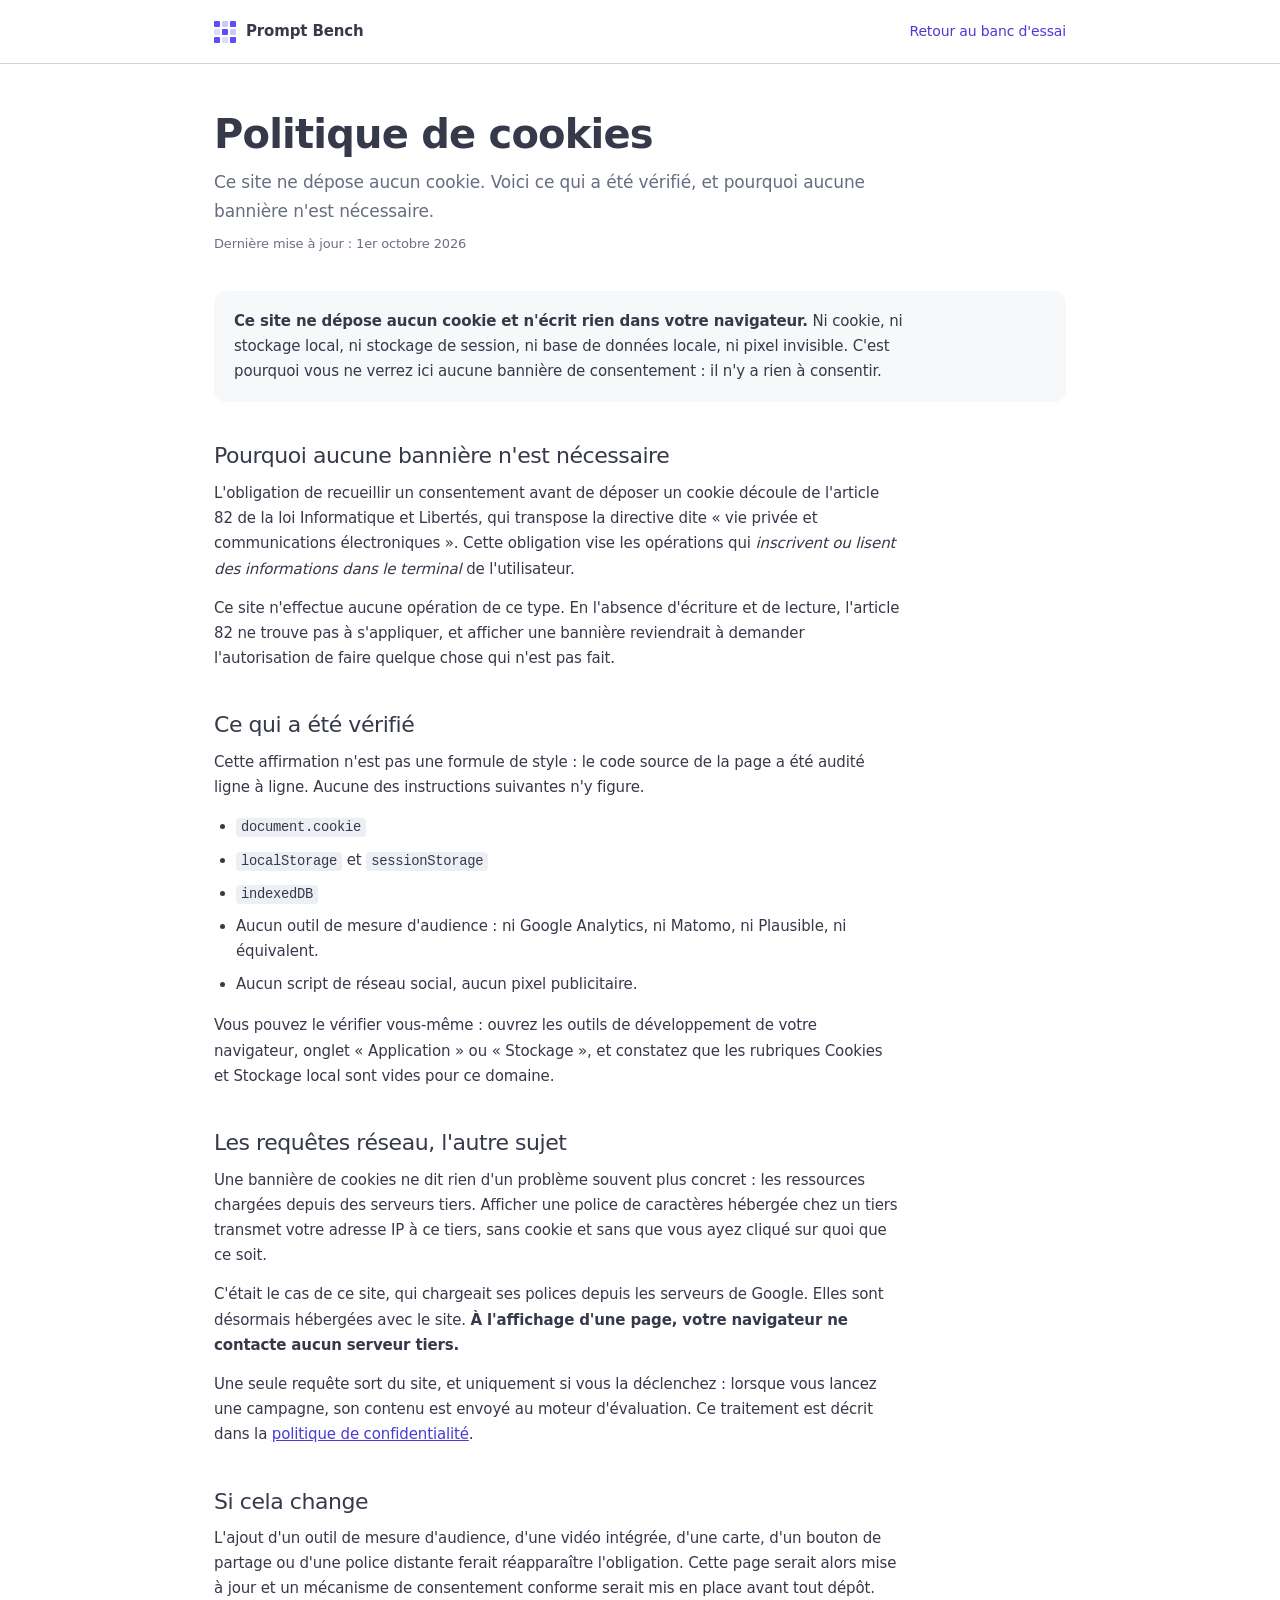
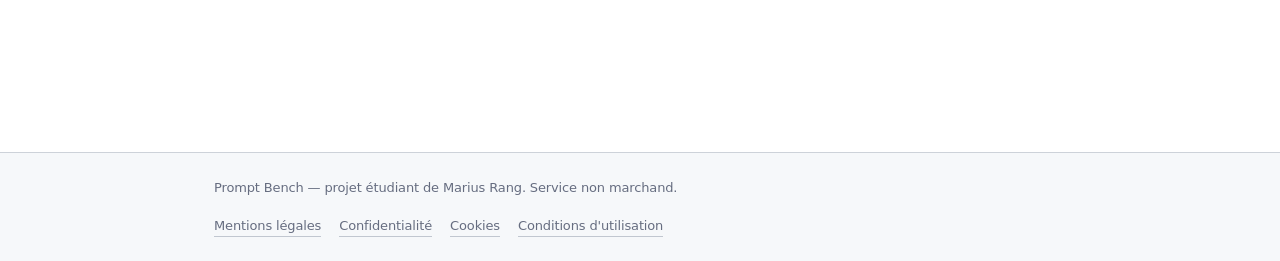
<file: cookies.html>
<!DOCTYPE html>
<html lang="fr">
<head>
<meta charset="utf-8" />
<meta name="viewport" content="width=device-width, initial-scale=1" />
<title>Politique de cookies — Prompt Bench</title>
<meta name="description" content="Politique de cookies de Prompt Bench : aucun cookie, aucun traceur, aucun stockage navigateur, aucune requête vers un serveur tiers." />
<meta name="robots" content="index, follow" />
<link rel="stylesheet" href="legal.css" />
</head>
<body>
<a class="skip" href="#main">Aller au contenu</a>

<nav class="nav" aria-label="Principale"><div class="nav-in">
  <a class="brand" href="index.html"><span class="bolt" aria-hidden="true"><i></i><i></i><i></i><i></i><i></i><i></i><i></i><i></i><i></i></span>Prompt Bench</a>
  <a class="back" href="index.html">Retour au banc d'essai</a>
</div></nav>

<main class="wrap" id="main">
  <h1>Politique de cookies</h1>
  <p class="lede">Ce site ne dépose aucun cookie. Voici ce qui a été vérifié, et pourquoi aucune bannière n'est nécessaire.</p>
  <p class="maj">Dernière mise à jour : 1er octobre 2026</p>

  <div class="card">
    <p><strong>Ce site ne dépose aucun cookie et n'écrit rien dans votre navigateur.</strong>
    Ni cookie, ni stockage local, ni stockage de session, ni base de données locale, ni pixel
    invisible. C'est pourquoi vous ne verrez ici aucune bannière de consentement : il n'y a rien
    à consentir.</p>
  </div>

  <h2>Pourquoi aucune bannière n'est nécessaire</h2>
  <p>L'obligation de recueillir un consentement avant de déposer un cookie découle de l'article 82
  de la loi Informatique et Libertés, qui transpose la directive dite « vie privée et
  communications électroniques ». Cette obligation vise les opérations qui <em>inscrivent ou lisent
  des informations dans le terminal</em> de l'utilisateur.</p>
  <p>Ce site n'effectue aucune opération de ce type. En l'absence d'écriture et de lecture,
  l'article 82 ne trouve pas à s'appliquer, et afficher une bannière reviendrait à demander
  l'autorisation de faire quelque chose qui n'est pas fait.</p>

  <h2>Ce qui a été vérifié</h2>
  <p>Cette affirmation n'est pas une formule de style : le code source de la page a été audité
  ligne à ligne. Aucune des instructions suivantes n'y figure.</p>
  <ul>
    <li><code>document.cookie</code></li>
    <li><code>localStorage</code> et <code>sessionStorage</code></li>
    <li><code>indexedDB</code></li>
    <li>Aucun outil de mesure d'audience : ni Google Analytics, ni Matomo, ni Plausible,
      ni équivalent.</li>
    <li>Aucun script de réseau social, aucun pixel publicitaire.</li>
  </ul>
  <p>Vous pouvez le vérifier vous-même : ouvrez les outils de développement de votre navigateur,
  onglet « Application » ou « Stockage », et constatez que les rubriques Cookies et Stockage local
  sont vides pour ce domaine.</p>

  <h2>Les requêtes réseau, l'autre sujet</h2>
  <p>Une bannière de cookies ne dit rien d'un problème souvent plus concret : les ressources
  chargées depuis des serveurs tiers. Afficher une police de caractères hébergée chez un tiers
  transmet votre adresse IP à ce tiers, sans cookie et sans que vous ayez cliqué sur quoi que ce
  soit.</p>
  <p>C'était le cas de ce site, qui chargeait ses polices depuis les serveurs de Google. Elles sont
  désormais hébergées avec le site. <strong>À l'affichage d'une page, votre navigateur ne contacte
  aucun serveur tiers.</strong></p>
  <p>Une seule requête sort du site, et uniquement si vous la déclenchez : lorsque vous lancez une
  campagne, son contenu est envoyé au moteur d'évaluation. Ce traitement est décrit dans la
  <a href="confidentialite.html">politique de confidentialité</a>.</p>

  <h2>Si cela change</h2>
  <p>L'ajout d'un outil de mesure d'audience, d'une vidéo intégrée, d'une carte, d'un bouton de
  partage ou d'une police distante ferait réapparaître l'obligation. Cette page serait alors mise à
  jour et un mécanisme de consentement conforme serait mis en place avant tout dépôt.</p>

</main>

<footer class="foot">
  <div class="foot-in">
    <p>Prompt Bench — projet étudiant de Marius Rang. Service non marchand.</p>
    <nav aria-label="Pages légales">
      <a href="mentions-legales.html">Mentions légales</a>
      <a href="confidentialite.html">Confidentialité</a>
      <a href="cookies.html">Cookies</a>
      <a href="conditions.html">Conditions d'utilisation</a>
    </nav>
  </div>
</footer>
</body>
</html>
</file>
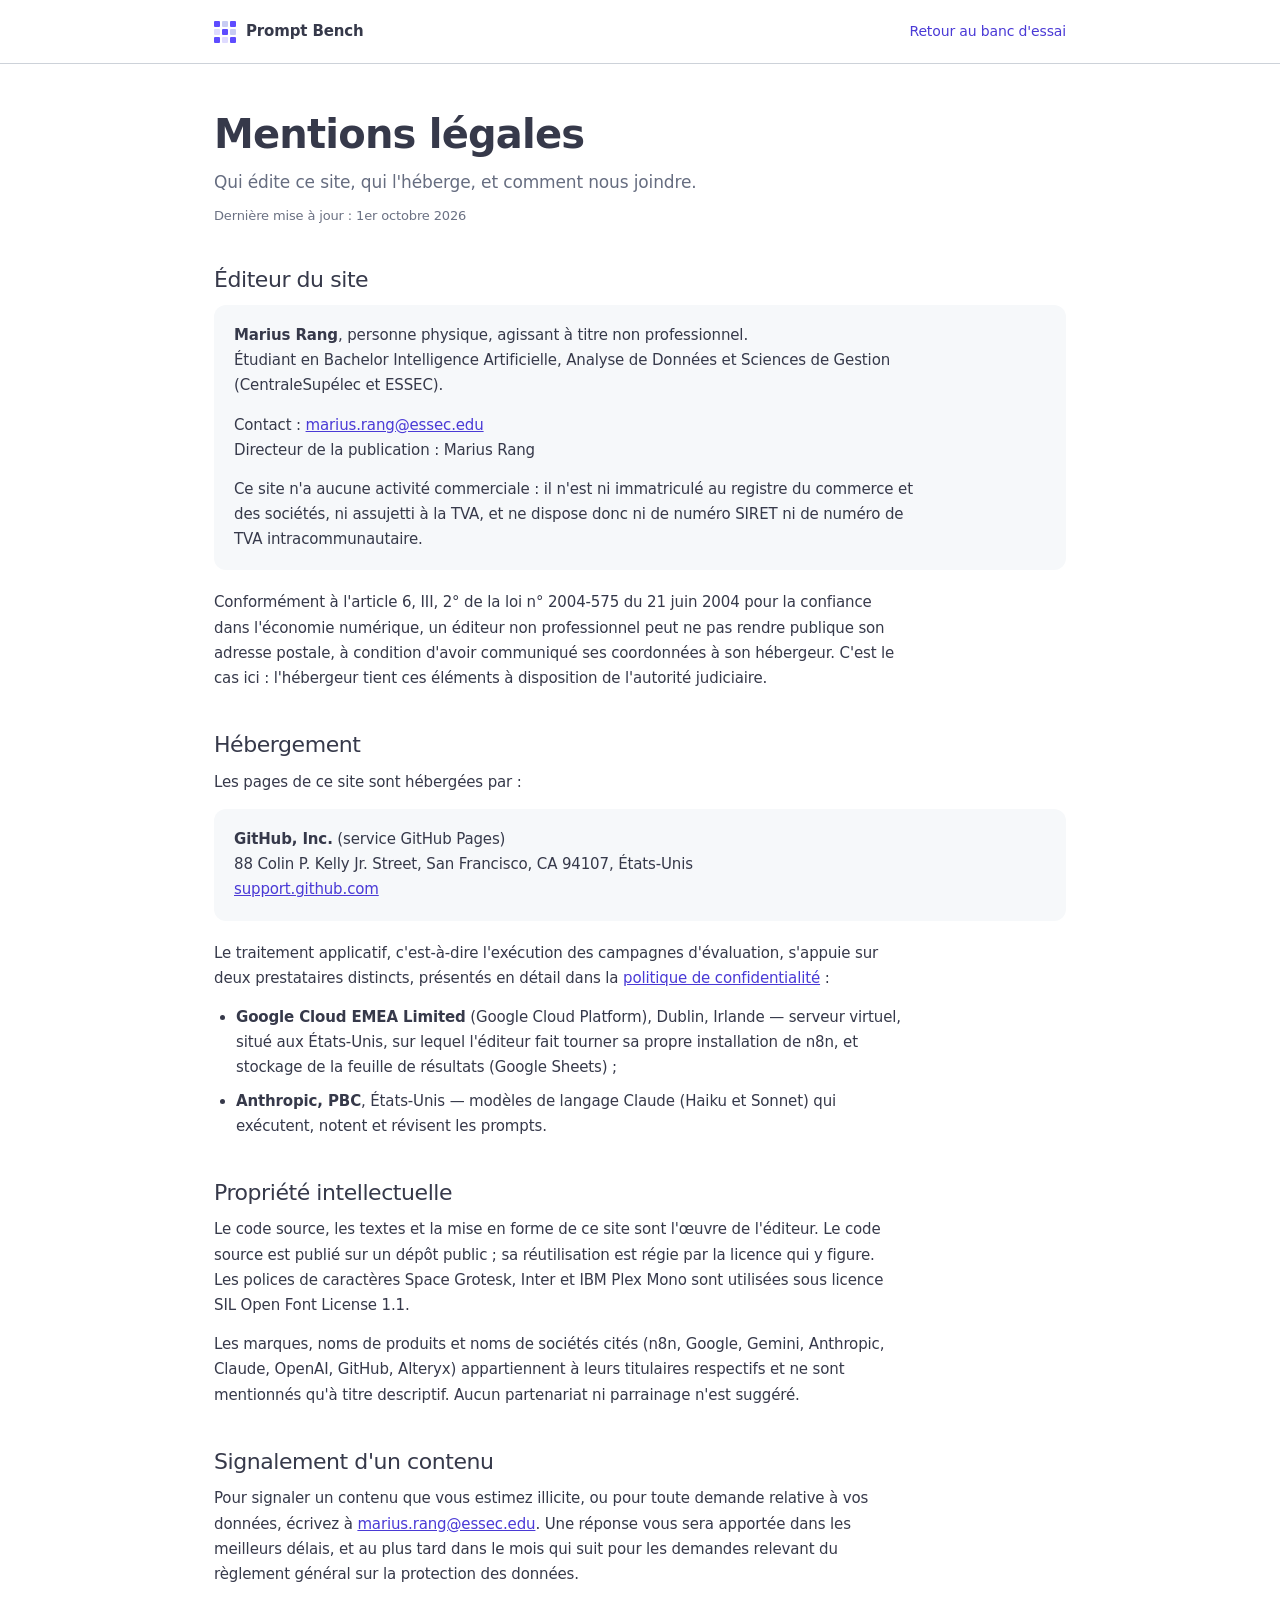
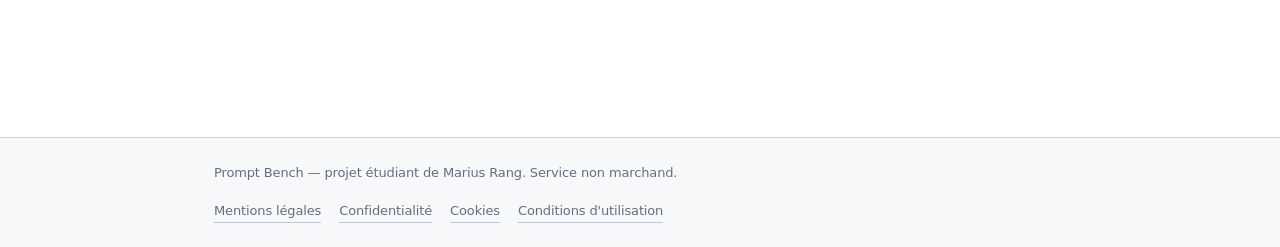
<file: mentions-legales.html>
<!DOCTYPE html>
<html lang="fr">
<head>
<meta charset="utf-8" />
<meta name="viewport" content="width=device-width, initial-scale=1" />
<title>Mentions légales — Prompt Bench</title>
<meta name="description" content="Mentions légales du site Prompt Bench : éditeur, directeur de publication, hébergeur et contact." />
<meta name="robots" content="index, follow" />
<link rel="stylesheet" href="legal.css" />
</head>
<body>
<a class="skip" href="#main">Aller au contenu</a>

<nav class="nav" aria-label="Principale"><div class="nav-in">
  <a class="brand" href="index.html"><span class="bolt" aria-hidden="true"><i></i><i></i><i></i><i></i><i></i><i></i><i></i><i></i><i></i></span>Prompt Bench</a>
  <a class="back" href="index.html">Retour au banc d'essai</a>
</div></nav>

<main class="wrap" id="main">
  <h1>Mentions légales</h1>
  <p class="lede">Qui édite ce site, qui l'héberge, et comment nous joindre.</p>
  <p class="maj">Dernière mise à jour : 1er octobre 2026</p>

  <h2>Éditeur du site</h2>
  <div class="card">
    <p><strong>Marius Rang</strong>, personne physique, agissant à titre non professionnel.<br />
    Étudiant en Bachelor Intelligence Artificielle, Analyse de Données et Sciences de Gestion
    (CentraleSupélec et ESSEC).</p>
    <p>Contact : <a href="mailto:marius.rang@essec.edu">marius.rang@essec.edu</a><br />
    Directeur de la publication : Marius Rang</p>
    <p>Ce site n'a aucune activité commerciale : il n'est ni immatriculé au registre du commerce
    et des sociétés, ni assujetti à la TVA, et ne dispose donc ni de numéro SIRET ni de numéro
    de TVA intracommunautaire.</p>
  </div>

  <p>Conformément à l'article 6, III, 2° de la loi n° 2004-575 du 21 juin 2004 pour la confiance
  dans l'économie numérique, un éditeur non professionnel peut ne pas rendre publique son adresse
  postale, à condition d'avoir communiqué ses coordonnées à son hébergeur. C'est le cas ici :
  l'hébergeur tient ces éléments à disposition de l'autorité judiciaire.</p>

  <h2>Hébergement</h2>
  <p>Les pages de ce site sont hébergées par&nbsp;:</p>
  <div class="card">
    <p><strong>GitHub, Inc.</strong> (service GitHub Pages)<br />
    88 Colin P. Kelly Jr. Street, San Francisco, CA 94107, États-Unis<br />
    <a href="https://support.github.com" rel="noopener">support.github.com</a></p>
  </div>

  <p>Le traitement applicatif, c'est-à-dire l'exécution des campagnes d'évaluation, s'appuie sur
  deux prestataires distincts, présentés en détail dans la
  <a href="confidentialite.html">politique de confidentialité</a>&nbsp;:</p>
  <ul>
    <li><strong>Google Cloud EMEA Limited</strong> (Google Cloud Platform), Dublin, Irlande — serveur
    virtuel, situé aux États-Unis, sur lequel l'éditeur fait tourner sa propre installation de n8n,
    et stockage de la feuille de résultats (Google Sheets) ;</li>
    <li><strong>Anthropic, PBC</strong>, États-Unis — modèles de langage Claude (Haiku et Sonnet) qui
    exécutent, notent et révisent les prompts.</li>
  </ul>

  <h2>Propriété intellectuelle</h2>
  <p>Le code source, les textes et la mise en forme de ce site sont l'œuvre de l'éditeur.
  Le code source est publié sur un dépôt public&nbsp;; sa réutilisation est régie par la licence
  qui y figure. Les polices de caractères Space Grotesk, Inter et IBM Plex Mono sont utilisées
  sous licence SIL Open Font License 1.1.</p>
  <p>Les marques, noms de produits et noms de sociétés cités (n8n, Google, Gemini, Anthropic, Claude, OpenAI, GitHub, Alteryx)
  appartiennent à leurs titulaires respectifs et ne sont mentionnés qu'à titre descriptif. Aucun
  partenariat ni parrainage n'est suggéré.</p>

  <h2>Signalement d'un contenu</h2>
  <p>Pour signaler un contenu que vous estimez illicite, ou pour toute demande relative à vos
  données, écrivez à <a href="mailto:marius.rang@essec.edu">marius.rang@essec.edu</a>. Une réponse vous sera apportée
  dans les meilleurs délais, et au plus tard dans le mois qui suit pour les demandes relevant du
  règlement général sur la protection des données.</p>

</main>

<footer class="foot">
  <div class="foot-in">
    <p>Prompt Bench — projet étudiant de Marius Rang. Service non marchand.</p>
    <nav aria-label="Pages légales">
      <a href="mentions-legales.html">Mentions légales</a>
      <a href="confidentialite.html">Confidentialité</a>
      <a href="cookies.html">Cookies</a>
      <a href="conditions.html">Conditions d'utilisation</a>
    </nav>
  </div>
</footer>
</body>
</html>
</file>
<file: legal.css>
/* Feuille de style des pages légales. Mêmes jetons de couleur que l'application,
   tous vérifiés au contraste WCAG AA. Polices auto-hébergées : aucune requête
   vers un serveur tiers. */
:root{
  --canvas:#ffffff; --cloud:#f6f8fa; --frost:#eceff3;
  --ash:#cdd2d9; --mist:#c1c7d0;
  --steel:#6b7183; --slate:#666d80; --graphite:#36394a; --midnight:#272835; --onyx:#1a1b25;
  --violet:#5e4cff; --violet-ink:#4a3ad6; --lavender:#c8ccf3; --lilac:#dfdbff;
  --warn:#8f5500; --warn-bg:#fdf1dc;
  --display:'Space Grotesk',ui-sans-serif,system-ui,sans-serif;
  --sans:'Inter',ui-sans-serif,system-ui,-apple-system,"Segoe UI",Roboto,sans-serif;
  --mono:'IBM Plex Mono',ui-monospace,SFMono-Regular,Menlo,monospace;
}
*{box-sizing:border-box}
html,body{margin:0;padding:0}
body{background:var(--canvas);color:var(--graphite);font-family:var(--sans);
  font-size:15px;line-height:1.68;letter-spacing:-.14px;-webkit-font-smoothing:antialiased}

.skip{position:absolute;left:-9999px;top:0;z-index:100;background:var(--midnight);color:#fff;
  padding:10px 16px;border-radius:0 0 8px 0;font-size:14px}
.skip:focus{left:0}
.skip,.skip:hover,.skip:focus{color:#fff}
:focus-visible{outline:2px solid var(--violet);outline-offset:2px;border-radius:4px}

.nav{position:sticky;top:0;z-index:10;background:var(--canvas);border-bottom:1px solid var(--ash);height:64px}
.nav-in{max-width:900px;margin:0 auto;padding:0 24px;height:100%;display:flex;
  align-items:center;justify-content:space-between;gap:24px}
.brand{display:flex;align-items:center;gap:10px;font-weight:600;font-size:15px;
  color:var(--graphite);letter-spacing:-.01em;text-decoration:none}
.brand .bolt{width:22px;height:22px;display:grid;grid-template-columns:repeat(3,1fr);gap:2px}
.brand .bolt i{display:block;background:var(--violet);border-radius:1px}
.brand .bolt i:nth-child(2),.brand .bolt i:nth-child(6){background:var(--lavender)}
.brand .bolt i:nth-child(4),.brand .bolt i:nth-child(8){background:var(--lilac)}
.back{font-size:14px;font-weight:500;color:var(--violet-ink);text-decoration:none}
.back:hover{text-decoration:underline}

.wrap{max-width:900px;margin:0 auto;padding:48px 24px 80px}
h1{font-family:var(--display);font-weight:600;font-size:40px;line-height:1.1;letter-spacing:-.8px;
  color:var(--graphite);margin:0 0 12px;max-width:22ch}
h2{font-family:var(--display);font-weight:500;font-size:22px;line-height:1.3;letter-spacing:-.44px;
  color:var(--graphite);margin:40px 0 10px}
h3{font-size:15px;font-weight:600;color:var(--graphite);margin:24px 0 6px}
p{margin:0 0 14px;max-width:72ch}
.lede{font-size:17px;color:var(--slate);max-width:64ch;margin-bottom:8px}
.maj{font-size:13px;color:var(--steel);margin-bottom:36px}
ul,ol{margin:0 0 16px;padding-left:22px;max-width:72ch}
li{margin-bottom:8px}
a{color:var(--violet-ink)}
a:hover{color:var(--violet)}
strong{font-weight:600}
code,.mono{font-family:var(--mono);font-size:.92em;letter-spacing:-.02em;
  background:var(--frost);padding:2px 5px;border-radius:4px}

.card{background:var(--cloud);border-radius:12px;padding:18px 20px;margin:0 0 20px}
.card p:last-child,.card ul:last-child{margin-bottom:0}
.card h3{margin-top:0}
.note{background:var(--warn-bg);border-radius:12px;padding:18px 20px;margin:0 0 20px;color:var(--midnight)}
.note strong{color:var(--warn)}

table{width:100%;border-collapse:collapse;margin:0 0 20px;font-size:14px}
thead th{text-align:left;font-size:12px;font-weight:500;color:var(--steel);
  padding:0 14px 10px 0;border-bottom:1px solid var(--ash)}
tbody td{padding:12px 14px 12px 0;border-bottom:1px solid var(--frost);vertical-align:top}
tbody tr:last-child td{border-bottom:0}

.toc{list-style:none;padding:0;margin:0 0 8px;columns:2;column-gap:32px}
.toc li{margin-bottom:6px;break-inside:avoid}

.foot{border-top:1px solid var(--ash);background:var(--cloud);margin-top:56px}
.foot-in{max-width:900px;margin:0 auto;padding:24px;display:flex;justify-content:space-between;
  align-items:center;gap:16px;flex-wrap:wrap;font-size:13px;color:var(--slate)}
.foot-in p{margin:0}
.foot-in nav{display:flex;gap:18px;flex-wrap:wrap}
.foot-in a{color:var(--slate);text-decoration:none;border-bottom:1px solid var(--mist)}
.foot-in a:hover{color:var(--graphite);border-bottom-color:var(--graphite)}

@media(max-width:760px){
  .wrap{padding:32px 16px 64px}
  .nav-in{padding:0 16px}
  h1{font-size:30px;letter-spacing:-.6px}
  h2{font-size:20px}
  .lede{font-size:16px}
  .toc{columns:1}
  table,tbody,tr,td,thead{display:block}
  thead{display:none}
  tbody td{padding:4px 0;border-bottom:0}
  tbody td:first-child{font-weight:600;padding-top:14px}
  tbody tr{border-bottom:1px solid var(--frost);padding-bottom:12px;display:block}
  .foot-in{flex-direction:column;align-items:flex-start;padding:20px 16px}
}
</file>
